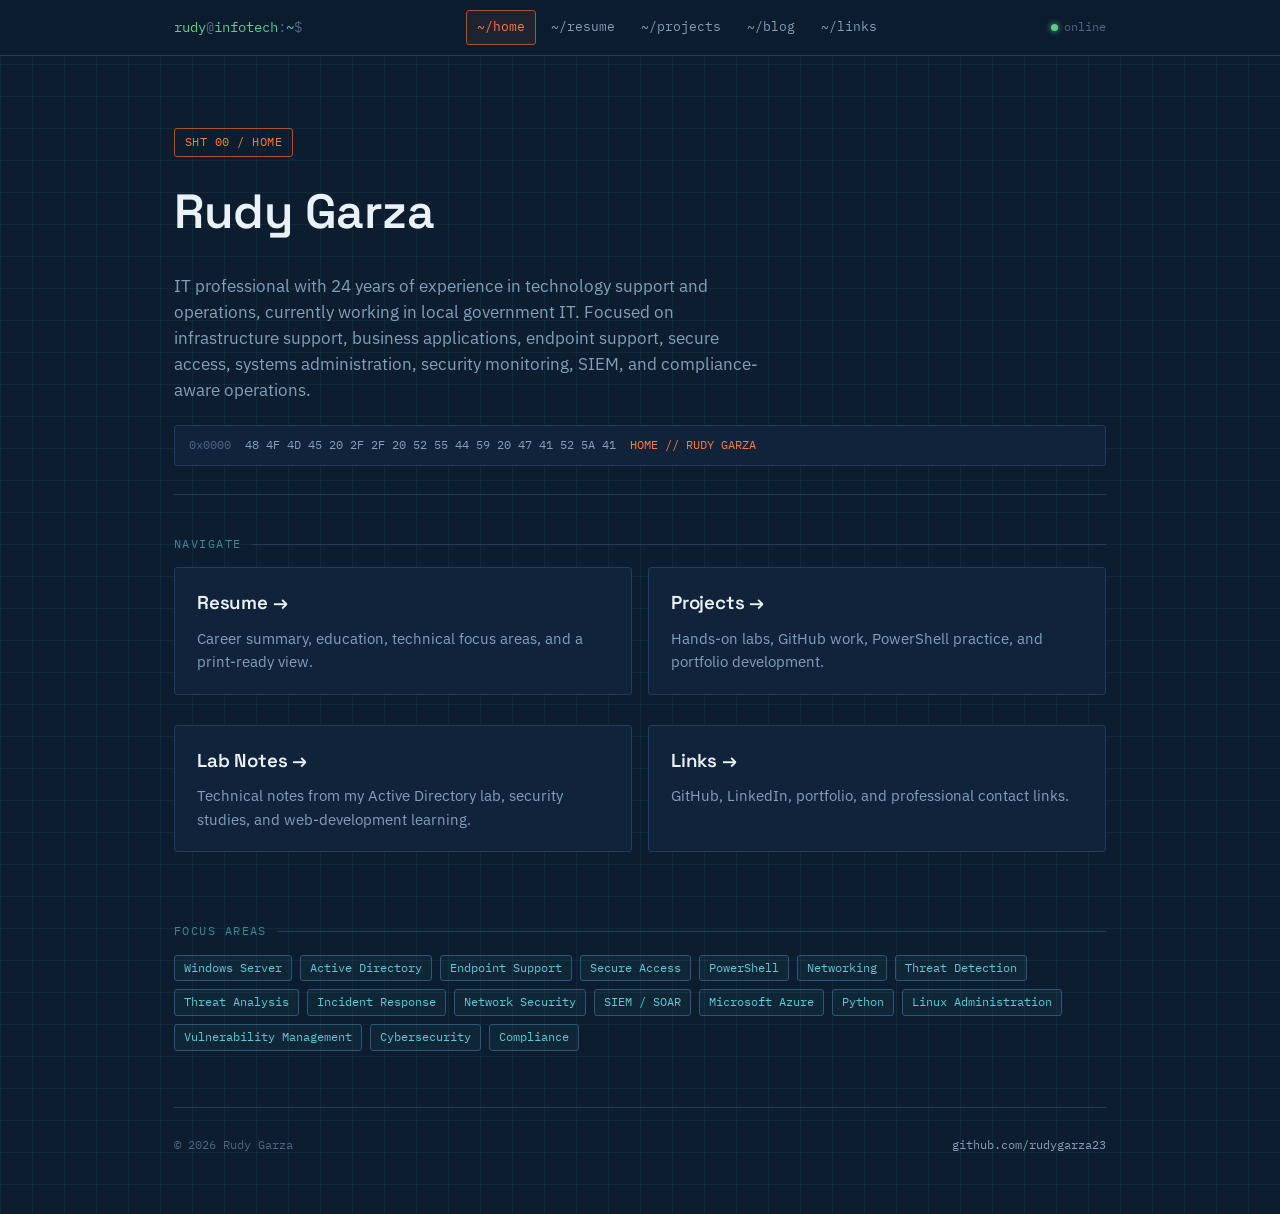
<file: index.html>
<!DOCTYPE html>
<html lang="en">
<head>
<meta charset="UTF-8">
<meta name="viewport" content="width=device-width, initial-scale=1.0">
<title>Rudy Garza | IT Infrastructure, Support &amp; Cybersecurity</title>
<meta name="description" content="Rudy Garza is an IT professional focused on infrastructure support, business applications, systems administration, endpoint support, secure access, security monitoring, SIEM, and IT management.">
<link rel="preconnect" href="https://fonts.googleapis.com">
<link href="https://fonts.googleapis.com/css2?family=Space+Grotesk:wght@500;600;700&family=IBM+Plex+Sans:wght@400;500;600&family=IBM+Plex+Mono:wght@400;500;600&display=swap" rel="stylesheet">
<link rel="stylesheet" href="style.css">
</head>
<body>

<nav class="topnav">
  <div class="wrap">
    <div class="prompt">rudy<span class="sep">@</span>infotech<span class="sep">:</span><span class="path">~</span><span class="sep">$</span></div>
    <button class="navtoggle" aria-expanded="false" aria-label="Toggle navigation">menu</button>
    <div class="navlinks">
      <a href="index.html">~/home</a>
      <a href="resume.html">~/resume</a>
      <a href="projects.html">~/projects</a>
      <a href="blog.html">~/blog</a>
      <a href="links.html">~/links</a>
    </div>
    <div class="navstatus"><span class="dot"></span>online</div>
  </div>
</nav>

<main class="wrap">

  <header class="sheet-header" style="padding-top:72px;">
    <span class="sheet-tag">SHT 00 / HOME</span>
    <h1>Rudy Garza</h1>
    <p class="sheet-sub">IT professional with 24 years of experience in technology support and operations, currently working in local government IT. Focused on infrastructure support, business applications, endpoint support, secure access, systems administration, security monitoring, SIEM, and compliance-aware operations.</p>
    <div class="hexstrip">0x0000  <span class="byte">48 4F 4D 45 20 2F 2F 20 52 55 44 59 20 47 41 52 5A 41</span>  <span class="ascii">HOME // RUDY GARZA</span></div>
  </header>

  <section>
    <div class="section-label">Navigate</div>
    <div class="grid-2">
      <a class="card" href="resume.html" style="display:block; text-decoration:none;">
        <h3 style="color:var(--text);">Resume →</h3>
        <p style="color:var(--text-muted); margin:0; font-size:0.95rem;">Career summary, education, technical focus areas, and a print-ready view.</p>
      </a>
      <a class="card" href="projects.html" style="display:block; text-decoration:none;">
        <h3 style="color:var(--text);">Projects →</h3>
        <p style="color:var(--text-muted); margin:0; font-size:0.95rem;">Hands-on labs, GitHub work, PowerShell practice, and portfolio development.</p>
      </a>
      <a class="card" href="blog.html" style="display:block; text-decoration:none;">
        <h3 style="color:var(--text);">Lab Notes →</h3>
        <p style="color:var(--text-muted); margin:0; font-size:0.95rem;">Technical notes from my Active Directory lab, security studies, and web-development learning.</p>
      </a>
      <a class="card" href="links.html" style="display:block; text-decoration:none;">
        <h3 style="color:var(--text);">Links →</h3>
        <p style="color:var(--text-muted); margin:0; font-size:0.95rem;">GitHub, LinkedIn, portfolio, and professional contact links.</p>
      </a>
    </div>
  </section>

 <section>
  <div class="section-label">Focus Areas</div>

  <div class="tags">
    <span class="tag">Windows Server</span>
    <span class="tag">Active Directory</span>
    <span class="tag">Endpoint Support</span>
    <span class="tag">Secure Access</span>
    <span class="tag">PowerShell</span>
    <span class="tag">Networking</span>

    <span class="tag">Threat Detection</span>
    <span class="tag">Threat Analysis</span>
    <span class="tag">Incident Response</span>
    <span class="tag">Network Security</span>
    <span class="tag">SIEM / SOAR</span>
    <span class="tag">Microsoft Azure</span>

    <span class="tag">Python</span>
    <span class="tag">Linux Administration</span>
    <span class="tag">Vulnerability Management</span>
    <span class="tag">Cybersecurity</span>
    <span class="tag">Compliance</span>
  </div>
</section>

  <footer>
    <div>© 2026 Rudy Garza</div>
    <div><a href="https://github.com/rudygarza23" target="_blank" rel="noopener">github.com/rudygarza23</a></div>
  </footer>

</main>

<script src="main.js"></script>
</body>
</html>
</file>
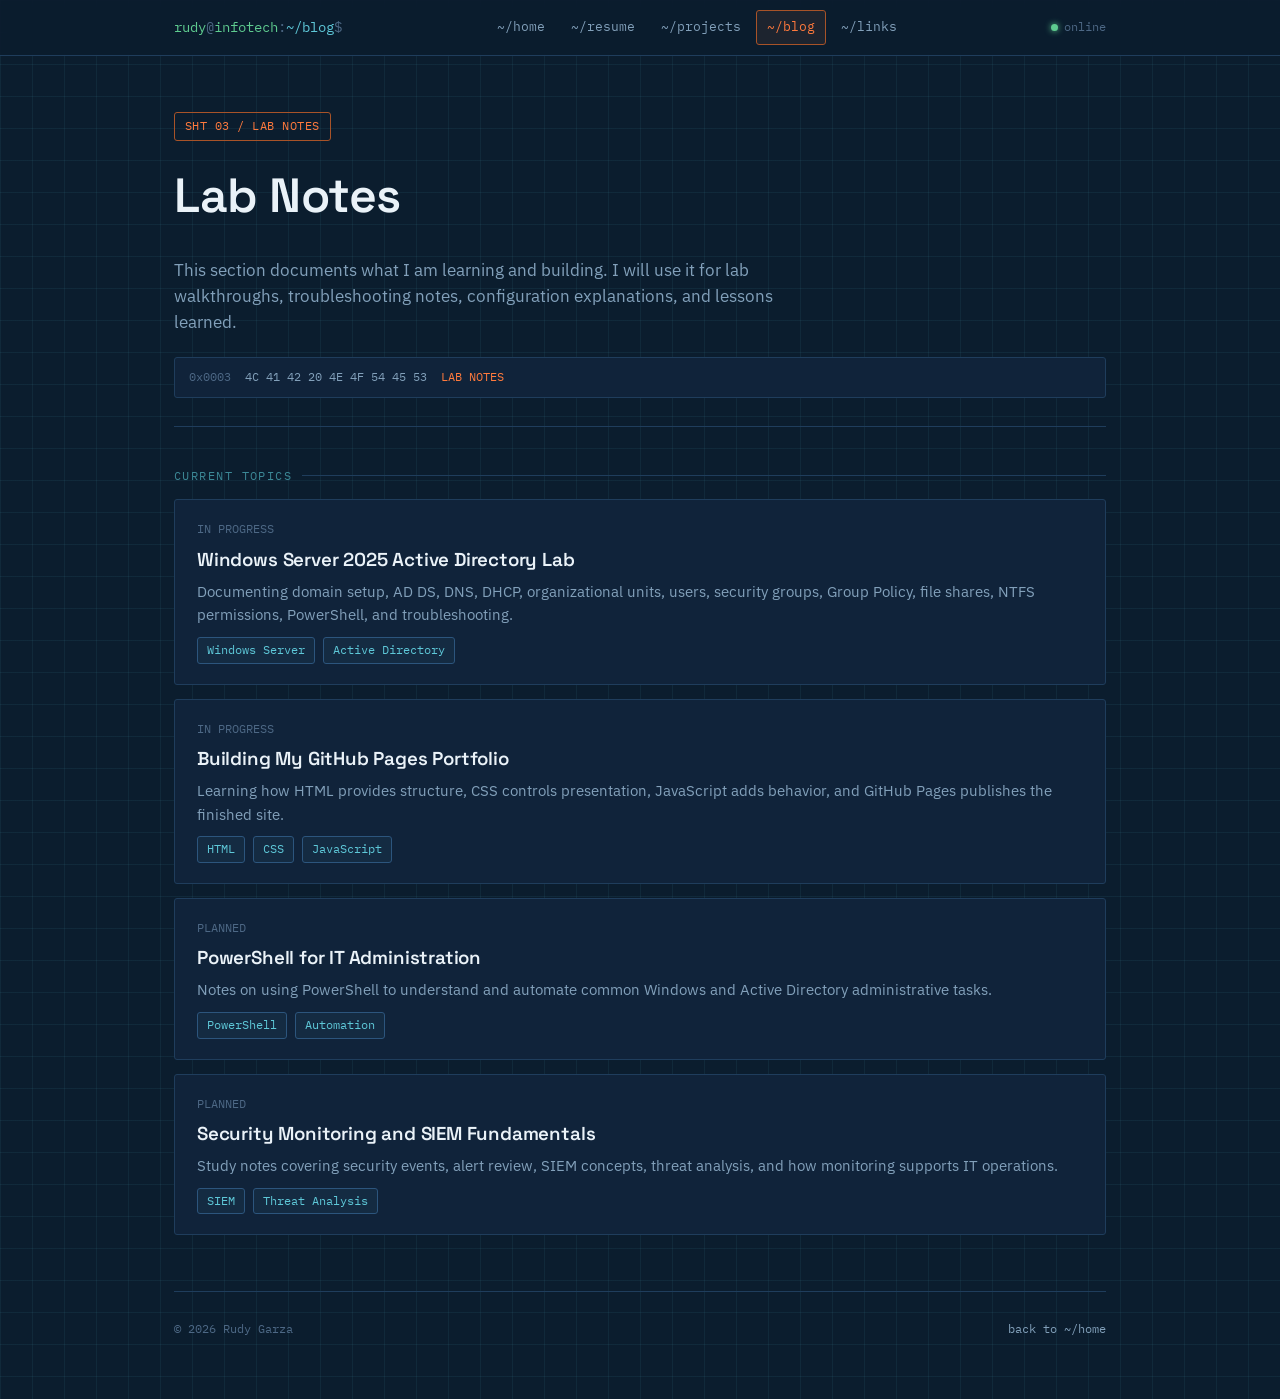
<file: blog.html>
<!DOCTYPE html>
<html lang="en">
<head>
<meta charset="UTF-8">
<meta name="viewport" content="width=device-width, initial-scale=1.0">
<title>Lab Notes | Rudy Garza</title>
<meta name="description" content="IT lab notes and learning documentation by Rudy Garza covering Windows Server, Active Directory, PowerShell, networking, security monitoring, and GitHub Pages.">
<link rel="preconnect" href="https://fonts.googleapis.com">
<link href="https://fonts.googleapis.com/css2?family=Space+Grotesk:wght@500;600;700&family=IBM+Plex+Sans:wght@400;500;600&family=IBM+Plex+Mono:wght@400;500;600&display=swap" rel="stylesheet">
<link rel="stylesheet" href="style.css">
</head>
<body>

<nav class="topnav">
  <div class="wrap">
    <div class="prompt">rudy<span class="sep">@</span>infotech<span class="sep">:</span><span class="path">~/blog</span><span class="sep">$</span></div>
    <button class="navtoggle" aria-expanded="false" aria-label="Toggle navigation">menu</button>
    <div class="navlinks">
      <a href="index.html">~/home</a>
      <a href="resume.html">~/resume</a>
      <a href="projects.html">~/projects</a>
      <a href="blog.html">~/blog</a>
      <a href="links.html">~/links</a>
    </div>
    <div class="navstatus"><span class="dot"></span>online</div>
  </div>
</nav>

<main class="wrap">

  <header class="sheet-header">
    <span class="sheet-tag">SHT 03 / LAB NOTES</span>
    <h1>Lab Notes</h1>
    <p class="sheet-sub">This section documents what I am learning and building. I will use it for lab walkthroughs, troubleshooting notes, configuration explanations, and lessons learned.</p>
    <div class="hexstrip">0x0003  <span class="byte">4C 41 42 20 4E 4F 54 45 53</span>  <span class="ascii">LAB NOTES</span></div>
  </header>

  <section>
    <div class="section-label">Current topics</div>

    <div class="card">
      <div class="mono" style="color:var(--text-faint); font-size:12px; margin-bottom:6px;">IN PROGRESS</div>
      <h3 style="color:var(--text); margin-bottom:6px;">Windows Server 2025 Active Directory Lab</h3>
      <p style="color:var(--text-muted); margin:0 0 10px; font-size:0.95rem;">Documenting domain setup, AD DS, DNS, DHCP, organizational units, users, security groups, Group Policy, file shares, NTFS permissions, PowerShell, and troubleshooting.</p>
      <div class="tags"><span class="tag">Windows Server</span><span class="tag">Active Directory</span></div>
    </div>

    <div class="card">
      <div class="mono" style="color:var(--text-faint); font-size:12px; margin-bottom:6px;">IN PROGRESS</div>
      <h3 style="color:var(--text); margin-bottom:6px;">Building My GitHub Pages Portfolio</h3>
      <p style="color:var(--text-muted); margin:0 0 10px; font-size:0.95rem;">Learning how HTML provides structure, CSS controls presentation, JavaScript adds behavior, and GitHub Pages publishes the finished site.</p>
      <div class="tags"><span class="tag">HTML</span><span class="tag">CSS</span><span class="tag">JavaScript</span></div>
    </div>

    <div class="card">
      <div class="mono" style="color:var(--text-faint); font-size:12px; margin-bottom:6px;">PLANNED</div>
      <h3 style="color:var(--text); margin-bottom:6px;">PowerShell for IT Administration</h3>
      <p style="color:var(--text-muted); margin:0 0 10px; font-size:0.95rem;">Notes on using PowerShell to understand and automate common Windows and Active Directory administrative tasks.</p>
      <div class="tags"><span class="tag">PowerShell</span><span class="tag">Automation</span></div>
    </div>

    <div class="card">
      <div class="mono" style="color:var(--text-faint); font-size:12px; margin-bottom:6px;">PLANNED</div>
      <h3 style="color:var(--text); margin-bottom:6px;">Security Monitoring and SIEM Fundamentals</h3>
      <p style="color:var(--text-muted); margin:0 0 10px; font-size:0.95rem;">Study notes covering security events, alert review, SIEM concepts, threat analysis, and how monitoring supports IT operations.</p>
      <div class="tags"><span class="tag">SIEM</span><span class="tag">Threat Analysis</span></div>
    </div>

  </section>

  <footer>
    <div>© 2026 Rudy Garza</div>
    <div><a href="index.html">back to ~/home</a></div>
  </footer>

</main>

<script src="main.js"></script>
</body>
</html>
</file>
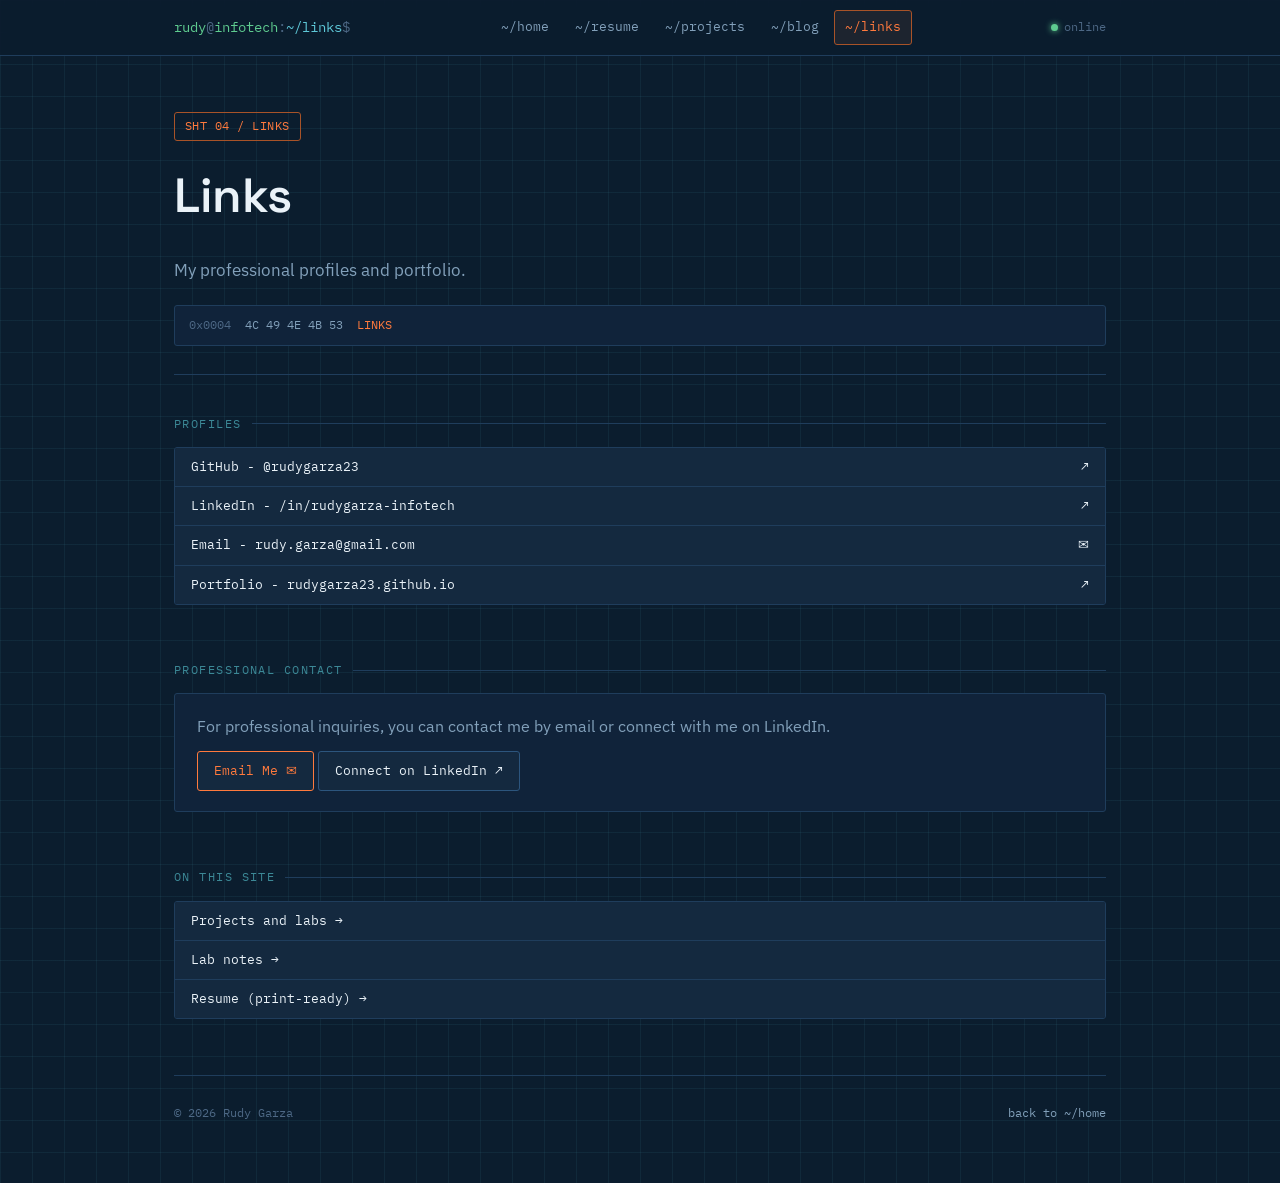
<file: links.html>
<!DOCTYPE html>
<html lang="en">
<head>
<meta charset="UTF-8">
<meta name="viewport" content="width=device-width, initial-scale=1.0">
<title>Links | Rudy Garza</title>
<meta name="description" content="Professional links for Rudy Garza, including GitHub, LinkedIn, and IT portfolio.">
<link rel="preconnect" href="https://fonts.googleapis.com">
<link href="https://fonts.googleapis.com/css2?family=Space+Grotesk:wght@500;600;700&family=IBM+Plex+Sans:wght@400;500;600&family=IBM+Plex+Mono:wght@400;500;600&display=swap" rel="stylesheet">
<link rel="stylesheet" href="style.css">
</head>
<body>

<nav class="topnav">
  <div class="wrap">
    <div class="prompt">rudy<span class="sep">@</span>infotech<span class="sep">:</span><span class="path">~/links</span><span class="sep">$</span></div>
    <button class="navtoggle" aria-expanded="false" aria-label="Toggle navigation">menu</button>
    <div class="navlinks">
      <a href="index.html">~/home</a>
      <a href="resume.html">~/resume</a>
      <a href="projects.html">~/projects</a>
      <a href="blog.html">~/blog</a>
      <a href="links.html">~/links</a>
    </div>
    <div class="navstatus"><span class="dot"></span>online</div>
  </div>
</nav>

<main class="wrap">

  <header class="sheet-header">
    <span class="sheet-tag">SHT 04 / LINKS</span>
    <h1>Links</h1>
    <p class="sheet-sub">My professional profiles and portfolio.</p>
    <div class="hexstrip">0x0004  <span class="byte">4C 49 4E 4B 53</span>  <span class="ascii">LINKS</span></div>
  </header>

  <section>
  <div class="section-label">Profiles</div>

  <div class="card" style="padding:0; overflow:hidden;">

    <a class="btn block"
       style="border:none; border-bottom:1px solid var(--border); border-radius:0;"
       href="https://github.com/rudygarza23"
       target="_blank"
       rel="noopener">
       GitHub - @rudygarza23
       <span>↗</span>
    </a>

    <a class="btn block"
       style="border:none; border-bottom:1px solid var(--border); border-radius:0;"
       href="https://www.linkedin.com/in/rudygarza-infotech/"
       target="_blank"
       rel="noopener">
       LinkedIn - /in/rudygarza-infotech
       <span>↗</span>
    </a>

    <a class="btn block"
       style="border:none; border-bottom:1px solid var(--border); border-radius:0;"
       href="mailto:rudy.garza@gmail.com">
       Email - rudy.garza@gmail.com
       <span>✉</span>
    </a>

    <a class="btn block"
       style="border:none; border-radius:0;"
       href="https://rudygarza23.github.io/"
       target="_blank"
       rel="noopener">
       Portfolio - rudygarza23.github.io
       <span>↗</span>
    </a>

  </div>
</section>

  <section>
  <div class="section-label">Professional Contact</div>

  <div class="card">

    <p style="color:var(--text-muted); margin:0 0 12px;">
      For professional inquiries, you can contact me by email or connect with me on LinkedIn.
    </p>

    <a class="btn primary"
       href="mailto: rudy.garza@gmail.com">
       Email Me ✉
    </a>

    <a class="btn"
       href="https://www.linkedin.com/in/rudygarza-infotech/"
       target="_blank"
       rel="noopener">
       Connect on LinkedIn ↗
    </a>

  </div>
</section>

  <section>
    <div class="section-label">On this site</div>
    <div class="card" style="padding:0; overflow:hidden;">
      <a class="btn block" style="border:none; border-bottom:1px solid var(--border); border-radius:0;" href="projects.html">Projects and labs →</a>
      <a class="btn block" style="border:none; border-bottom:1px solid var(--border); border-radius:0;" href="blog.html">Lab notes →</a>
      <a class="btn block" style="border:none; border-radius:0;" href="resume.html">Resume (print-ready) →</a>
    </div>
  </section>

  <footer>
    <div>© 2026 Rudy Garza</div>
    <div><a href="index.html">back to ~/home</a></div>
  </footer>

</main>

<script src="main.js"></script>
</body>
</html>
</file>
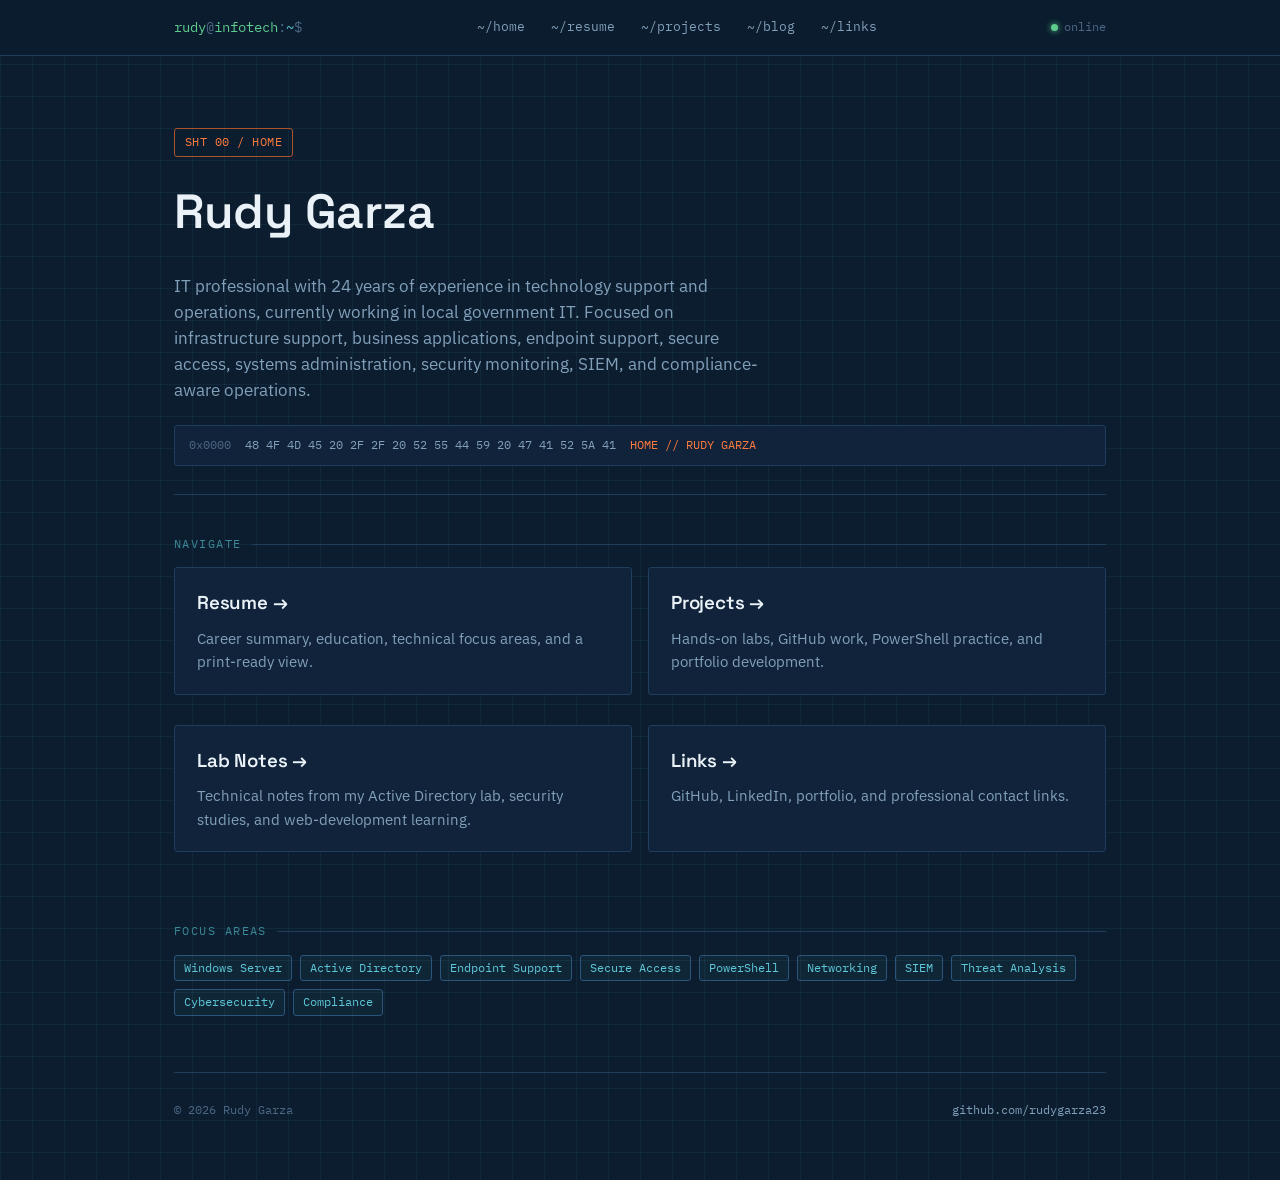
<file: preview.html>
<!DOCTYPE html>
<html lang="en">
<head>
<meta charset="UTF-8">
<meta name="viewport" content="width=device-width, initial-scale=1.0">
<title>Rudy Garza | IT Infrastructure, Support &amp; Cybersecurity</title>
<meta name="description" content="Rudy Garza is an IT professional focused on infrastructure support, business applications, systems administration, endpoint support, secure access, security monitoring, SIEM, and IT management.">
<link rel="preconnect" href="https://fonts.googleapis.com">
<link href="https://fonts.googleapis.com/css2?family=Space+Grotesk:wght@500;600;700&family=IBM+Plex+Sans:wght@400;500;600&family=IBM+Plex+Mono:wght@400;500;600&display=swap" rel="stylesheet">
<style>
/* ==========================================================================
   DESIGN TOKENS
   Concept: technical schematic / network diagram sheet set.
   Each page is a numbered "sheet" in a drawing set (SHT 01, 02...).
   Signature motif: hex-dump strip (offset / bytes / ascii) used as a
   section marker — a real artifact from packet & binary analysis work.
   ========================================================================== */

:root {
  /* color */
  --bg: #0b1d2e;
  --bg-panel: #10233a;
  --bg-panel-raised: #14293f;
  --grid-line: rgba(94, 200, 216, 0.07);
  --grid-line-strong: rgba(94, 200, 216, 0.14);
  --border: #1f3d5c;
  --border-strong: #2c557d;
  --accent: #ff7a3d;
  --accent-dim: #a85328;
  --cyan: #5ec8d8;
  --cyan-dim: #3c8896;
  --text: #eaf2f8;
  --text-muted: #82a0ba;
  --text-faint: #4d6885;
  --ok: #5ecb8f;

  /* type */
  --f-display: "Space Grotesk", "IBM Plex Sans", sans-serif;
  --f-body: "IBM Plex Sans", sans-serif;
  --f-mono: "IBM Plex Mono", monospace;

  /* layout */
  --nav-h: 56px;
  --max-w: 980px;
  --radius: 3px;
}

* { box-sizing: border-box; }

html {
  scroll-behavior: smooth;
}

@media (prefers-reduced-motion: reduce) {
  html { scroll-behavior: auto; }
  * { animation-duration: 0.001ms !important; animation-iteration-count: 1 !important; transition-duration: 0.001ms !important; }
}

body {
  margin: 0;
  background:
    linear-gradient(var(--grid-line) 1px, transparent 1px) 0 0 / 100% 32px,
    linear-gradient(90deg, var(--grid-line) 1px, transparent 1px) 0 0 / 32px 100%,
    var(--bg);
  color: var(--text);
  font-family: var(--f-body);
  font-size: 16px;
  line-height: 1.55;
  min-height: 100vh;
  padding-top: var(--nav-h);
}

h1, h2, h3, h4 {
  font-family: var(--f-display);
  font-weight: 600;
  margin: 0 0 0.5em;
  letter-spacing: -0.01em;
}

a { color: var(--cyan); text-decoration: none; }
a:hover { text-decoration: underline; }

:focus-visible {
  outline: 2px solid var(--accent);
  outline-offset: 2px;
}

code, .mono { font-family: var(--f-mono); }

.wrap {
  max-width: var(--max-w);
  margin: 0 auto;
  padding: 0 24px;
}

/* ==========================================================================
   NAV - styled like a shell status line
   ========================================================================== */

.topnav {
  position: fixed;
  top: 0; left: 0; right: 0;
  height: var(--nav-h);
  z-index: 100;
  background: rgba(11, 29, 46, 0.92);
  backdrop-filter: blur(6px);
  border-bottom: 1px solid var(--border);
  display: flex;
  align-items: center;
}

.topnav .wrap {
  max-width: var(--max-w);
  width: 100%;
  display: flex;
  align-items: center;
  justify-content: space-between;
  gap: 16px;
}

.topnav .prompt {
  font-family: var(--f-mono);
  font-size: 14px;
  color: var(--ok);
  white-space: nowrap;
}
.topnav .prompt .sep { color: var(--text-faint); }
.topnav .prompt .path { color: var(--cyan); }

.navlinks {
  display: flex;
  gap: 4px;
  font-family: var(--f-mono);
  font-size: 13px;
}

.navlinks a {
  color: var(--text-muted);
  padding: 6px 10px;
  border-radius: var(--radius);
  border: 1px solid transparent;
}

.navlinks a:hover {
  color: var(--text);
  border-color: var(--border-strong);
  text-decoration: none;
}

.navlinks a.active {
  color: var(--accent);
  border-color: var(--accent-dim);
  background: rgba(255, 122, 61, 0.08);
}

.navstatus {
  display: flex;
  align-items: center;
  gap: 6px;
  font-family: var(--f-mono);
  font-size: 12px;
  color: var(--text-faint);
}

.dot {
  width: 7px; height: 7px;
  border-radius: 50%;
  background: var(--ok);
  box-shadow: 0 0 6px var(--ok);
  flex: none;
}

.navtoggle {
  display: none;
  background: none;
  border: 1px solid var(--border-strong);
  color: var(--text);
  font-family: var(--f-mono);
  padding: 6px 10px;
  border-radius: var(--radius);
  cursor: pointer;
}

@media (max-width: 720px) {
  .navlinks { position: fixed; top: var(--nav-h); left: 0; right: 0; background: var(--bg-panel); border-bottom: 1px solid var(--border); flex-direction: column; padding: 8px; display: none; }
  .navlinks.open { display: flex; }
  .navlinks a { padding: 10px 12px; }
  .navstatus { display: none; }
  .navtoggle { display: block; }
}

/* ==========================================================================
   SHEET HEADER - every page opens with a "drawing sheet" header
   ========================================================================== */

.sheet-header {
  padding: 56px 0 28px;
  border-bottom: 1px solid var(--border);
  margin-bottom: 40px;
}

.sheet-tag {
  display: inline-flex;
  align-items: center;
  gap: 8px;
  font-family: var(--f-mono);
  font-size: 12px;
  color: var(--accent);
  border: 1px solid var(--accent-dim);
  padding: 4px 10px;
  border-radius: var(--radius);
  margin-bottom: 18px;
  letter-spacing: 0.04em;
}

.sheet-header h1 {
  font-size: clamp(2rem, 5vw, 3rem);
  color: var(--text);
}

.sheet-sub {
  color: var(--text-muted);
  max-width: 60ch;
  font-size: 1.05rem;
}

/* Hex-dump strip - the signature element */
.hexstrip {
  font-family: var(--f-mono);
  font-size: 12px;
  color: var(--text-faint);
  margin-top: 22px;
  padding: 10px 14px;
  background: var(--bg-panel);
  border: 1px solid var(--border);
  border-radius: var(--radius);
  overflow-x: auto;
  white-space: pre;
}
.hexstrip .off { color: var(--cyan-dim); }
.hexstrip .byte { color: var(--text-muted); }
.hexstrip .ascii { color: var(--accent); }

/* ==========================================================================
   SECTIONS / CARDS
   ========================================================================== */

section { margin-bottom: 56px; }

.section-label {
  font-family: var(--f-mono);
  font-size: 12px;
  color: var(--cyan-dim);
  text-transform: uppercase;
  letter-spacing: 0.12em;
  margin-bottom: 14px;
  display: flex;
  align-items: center;
  gap: 10px;
}
.section-label::after {
  content: "";
  flex: 1;
  height: 1px;
  background: var(--border);
}

.card {
  background: var(--bg-panel);
  border: 1px solid var(--border);
  border-radius: var(--radius);
  padding: 20px 22px;
  margin-bottom: 14px;
}

.card:hover { border-color: var(--border-strong); }

.grid-2 { display: grid; grid-template-columns: 1fr 1fr; gap: 16px; }
.grid-3 { display: grid; grid-template-columns: repeat(3, 1fr); gap: 16px; }
@media (max-width: 720px) { .grid-2, .grid-3 { grid-template-columns: 1fr; } }

/* tag chips */
.tags { display: flex; flex-wrap: wrap; gap: 8px; }
.tag {
  font-family: var(--f-mono);
  font-size: 12px;
  color: var(--cyan);
  border: 1px solid var(--border-strong);
  padding: 3px 9px;
  border-radius: var(--radius);
  background: rgba(94, 200, 216, 0.05);
}

/* buttons */
.btn {
  display: inline-flex;
  align-items: center;
  gap: 8px;
  font-family: var(--f-mono);
  font-size: 13px;
  color: var(--text);
  border: 1px solid var(--border-strong);
  padding: 9px 16px;
  border-radius: var(--radius);
  background: var(--bg-panel-raised);
  cursor: pointer;
  transition: border-color 0.15s ease, transform 0.15s ease;
}
.btn:hover { border-color: var(--accent); text-decoration: none; transform: translateY(-1px); }
.btn.primary { border-color: var(--accent); color: var(--accent); }
.btn.primary:hover { background: rgba(255, 122, 61, 0.1); }
.btn.block { width: 100%; justify-content: space-between; }

/* timeline (resume experience) */
.tl-item {
  display: grid;
  grid-template-columns: 120px 1fr;
  gap: 20px;
  padding: 18px 0;
  border-top: 1px solid var(--border);
}
.tl-item:first-child { border-top: none; }
.tl-date {
  font-family: var(--f-mono);
  font-size: 12px;
  color: var(--text-faint);
  padding-top: 4px;
}
.tl-role { font-weight: 600; color: var(--text); margin-bottom: 2px; }
.tl-org { color: var(--cyan); font-size: 0.9rem; margin-bottom: 8px; }
.tl-body { color: var(--text-muted); font-size: 0.95rem; }
.tl-body li { margin-bottom: 4px; }
@media (max-width: 600px) { .tl-item { grid-template-columns: 1fr; gap: 6px; } }

/* footer */
footer {
  border-top: 1px solid var(--border);
  padding: 28px 0 60px;
  color: var(--text-faint);
  font-family: var(--f-mono);
  font-size: 12px;
  display: flex;
  justify-content: space-between;
  flex-wrap: wrap;
  gap: 10px;
}
footer a { color: var(--text-muted); }

/* print (resume) */
@media print {
  .topnav, footer, .no-print { display: none !important; }
  body { padding-top: 0; background: #fff; color: #111; }
  .card, .hexstrip { border-color: #ccc; background: #fff; }
  a { color: #111; text-decoration: underline; }
}

</style>
</head>
<body>

<nav class="topnav">
  <div class="wrap">
    <div class="prompt">rudy<span class="sep">@</span>infotech<span class="sep">:</span><span class="path">~</span><span class="sep">$</span></div>
    <button class="navtoggle" aria-expanded="false" aria-label="Toggle navigation">menu</button>
    <div class="navlinks">
      <a href="index.html">~/home</a>
      <a href="resume.html">~/resume</a>
      <a href="projects.html">~/projects</a>
      <a href="blog.html">~/blog</a>
      <a href="links.html">~/links</a>
    </div>
    <div class="navstatus"><span class="dot"></span>online</div>
  </div>
</nav>

<main class="wrap">

  <header class="sheet-header" style="padding-top:72px;">
    <span class="sheet-tag">SHT 00 / HOME</span>
    <h1>Rudy Garza</h1>
    <p class="sheet-sub">IT professional with 24 years of experience in technology support and operations, currently working in local government IT. Focused on infrastructure support, business applications, endpoint support, secure access, systems administration, security monitoring, SIEM, and compliance-aware operations.</p>
    <div class="hexstrip">0x0000  <span class="byte">48 4F 4D 45 20 2F 2F 20 52 55 44 59 20 47 41 52 5A 41</span>  <span class="ascii">HOME // RUDY GARZA</span></div>
  </header>

  <section>
    <div class="section-label">Navigate</div>
    <div class="grid-2">
      <a class="card" href="resume.html" style="display:block; text-decoration:none;">
        <h3 style="color:var(--text);">Resume →</h3>
        <p style="color:var(--text-muted); margin:0; font-size:0.95rem;">Career summary, education, technical focus areas, and a print-ready view.</p>
      </a>
      <a class="card" href="projects.html" style="display:block; text-decoration:none;">
        <h3 style="color:var(--text);">Projects →</h3>
        <p style="color:var(--text-muted); margin:0; font-size:0.95rem;">Hands-on labs, GitHub work, PowerShell practice, and portfolio development.</p>
      </a>
      <a class="card" href="blog.html" style="display:block; text-decoration:none;">
        <h3 style="color:var(--text);">Lab Notes →</h3>
        <p style="color:var(--text-muted); margin:0; font-size:0.95rem;">Technical notes from my Active Directory lab, security studies, and web-development learning.</p>
      </a>
      <a class="card" href="links.html" style="display:block; text-decoration:none;">
        <h3 style="color:var(--text);">Links →</h3>
        <p style="color:var(--text-muted); margin:0; font-size:0.95rem;">GitHub, LinkedIn, portfolio, and professional contact links.</p>
      </a>
    </div>
  </section>

  <section>
    <div class="section-label">Focus areas</div>
    <div class="tags">
      <span class="tag">Windows Server</span>
      <span class="tag">Active Directory</span>
      <span class="tag">Endpoint Support</span>
      <span class="tag">Secure Access</span>
      <span class="tag">PowerShell</span>
      <span class="tag">Networking</span>
      <span class="tag">SIEM</span>
      <span class="tag">Threat Analysis</span>
      <span class="tag">Cybersecurity</span>
      <span class="tag">Compliance</span>
    </div>
  </section>

  <footer>
    <div>© 2026 Rudy Garza</div>
    <div><a href="https://github.com/rudygarza23" target="_blank" rel="noopener">github.com/rudygarza23</a></div>
  </footer>

</main>

<script>
// Shared behavior across all pages.

document.addEventListener("DOMContentLoaded", () => {
  // Mobile nav toggle
  const toggle = document.querySelector(".navtoggle");
  const links = document.querySelector(".navlinks");
  if (toggle && links) {
    toggle.addEventListener("click", () => {
      const open = links.classList.toggle("open");
      toggle.setAttribute("aria-expanded", open ? "true" : "false");
    });
    links.querySelectorAll("a").forEach((a) =>
      a.addEventListener("click", () => links.classList.remove("open"))
    );
  }

  // Highlight the current page in nav
  const here = location.pathname.split("/").pop() || "index.html";
  document.querySelectorAll(".navlinks a").forEach((a) => {
    const target = a.getAttribute("href");
    if (target === here || (here === "" && target === "index.html")) {
      a.classList.add("active");
    }
  });

  // Print button (used on resume.html)
  document.querySelectorAll("[data-print]").forEach((btn) => {
    btn.addEventListener("click", () => window.print());
  });

  // Copy-to-clipboard buttons (used on links.html)
  document.querySelectorAll("[data-copy]").forEach((btn) => {
    btn.addEventListener("click", async () => {
      const val = btn.getAttribute("data-copy");
      try {
        await navigator.clipboard.writeText(val);
        const label = btn.querySelector(".copy-label");
        if (label) {
          const original = label.textContent;
          label.textContent = "copied";
          setTimeout(() => (label.textContent = original), 1400);
        }
      } catch (e) {
        /* clipboard unavailable - fail silently */
      }
    });
  });
});

</script>
</body>
</html>
</file>
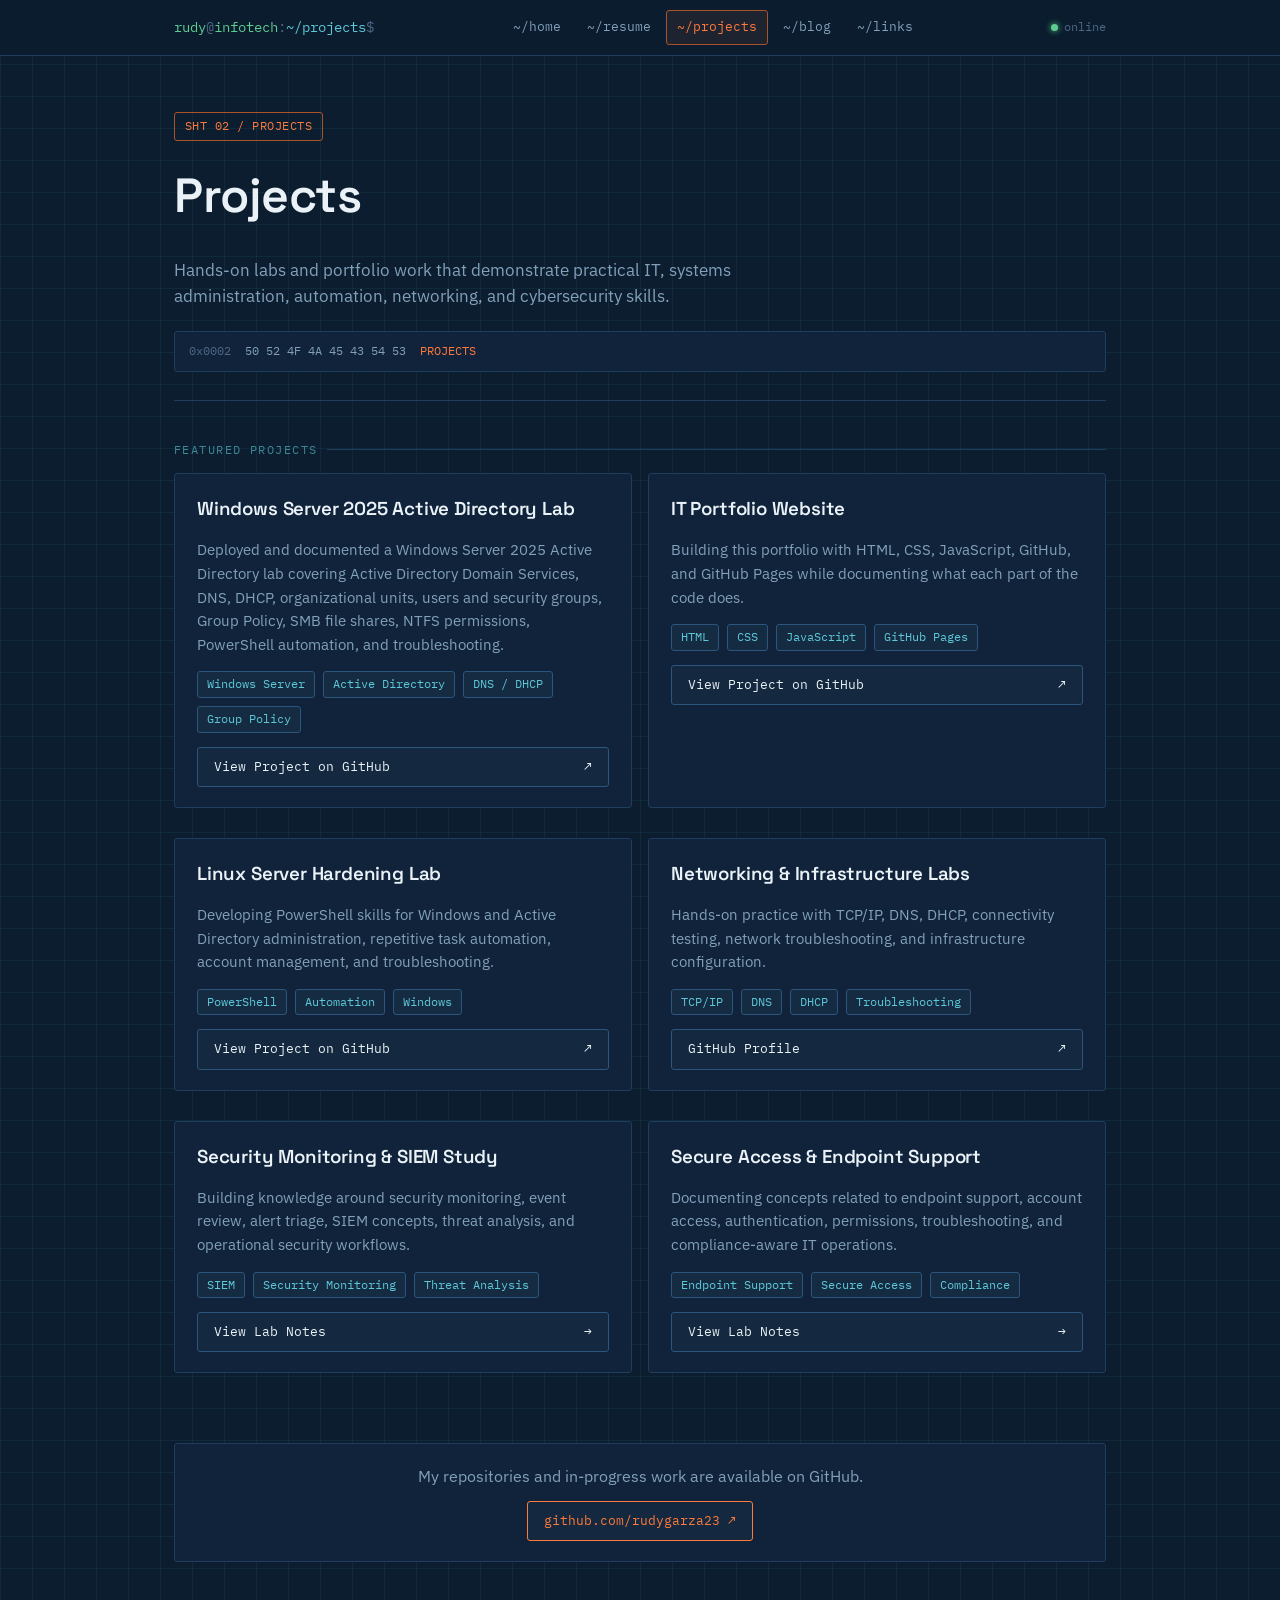
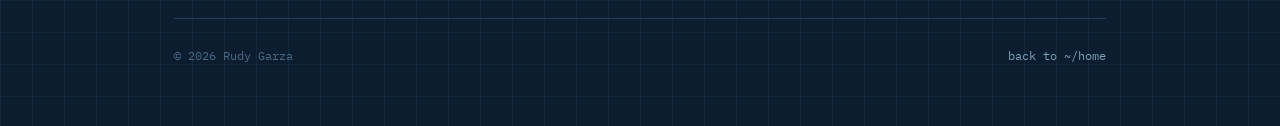
<file: projects.html>
<!DOCTYPE html>
<html lang="en">
<head>
<meta charset="UTF-8">
<meta name="viewport" content="width=device-width, initial-scale=1.0">
<title>Projects | Rudy Garza</title>
<meta name="description" content="IT, Windows Server, Active Directory, PowerShell, networking, cybersecurity, and portfolio projects by Rudy Garza.">
<link rel="preconnect" href="https://fonts.googleapis.com">
<link href="https://fonts.googleapis.com/css2?family=Space+Grotesk:wght@500;600;700&family=IBM+Plex+Sans:wght@400;500;600&family=IBM+Plex+Mono:wght@400;500;600&display=swap" rel="stylesheet">
<link rel="stylesheet" href="style.css">
</head>
<body>

<nav class="topnav">
  <div class="wrap">
    <div class="prompt">rudy<span class="sep">@</span>infotech<span class="sep">:</span><span class="path">~/projects</span><span class="sep">$</span></div>
    <button class="navtoggle" aria-expanded="false" aria-label="Toggle navigation">menu</button>
    <div class="navlinks">
      <a href="index.html">~/home</a>
      <a href="resume.html">~/resume</a>
      <a href="projects.html">~/projects</a>
      <a href="blog.html">~/blog</a>
      <a href="links.html">~/links</a>
    </div>
    <div class="navstatus"><span class="dot"></span>online</div>
  </div>
</nav>

<main class="wrap">

  <header class="sheet-header">
    <span class="sheet-tag">SHT 02 / PROJECTS</span>
    <h1>Projects</h1>
    <p class="sheet-sub">Hands-on labs and portfolio work that demonstrate practical IT, systems administration, automation, networking, and cybersecurity skills.</p>
    <div class="hexstrip">0x0002  <span class="byte">50 52 4F 4A 45 43 54 53</span>  <span class="ascii">PROJECTS</span></div>
  </header>

  <section>
    <div class="section-label">FEATURED PROJECTS</div>

    <div class="grid-2">

      <div class="card">
        <h3 style="color:var(--text);">Windows Server 2025 Active Directory Lab</h3>
        <p style="color:var(--text-muted); font-size:0.95rem;">Deployed and documented a Windows Server 2025 Active Directory lab covering Active Directory Domain Services, DNS, DHCP, organizational units, users and security groups, Group Policy, SMB file shares, NTFS permissions, PowerShell automation, and troubleshooting.</p>
        <div class="tags" style="margin-bottom:14px;">
          <span class="tag">Windows Server</span>
          <span class="tag">Active Directory</span>
          <span class="tag">DNS / DHCP</span>
          <span class="tag">Group Policy</span>
        </div>
        <a class="btn block" href="https://github.com/rudygarza23/windows-server-2025-active-directory-lab" target="_blank" rel="noopener">View Project on GitHub <span>↗</span></a>
      </div>

      <div class="card">
        <h3 style="color:var(--text);">IT Portfolio Website</h3>
        <p style="color:var(--text-muted); font-size:0.95rem;">Building this portfolio with HTML, CSS, JavaScript, GitHub, and GitHub Pages while documenting what each part of the code does.</p>
        <div class="tags" style="margin-bottom:14px;">
          <span class="tag">HTML</span>
          <span class="tag">CSS</span>
          <span class="tag">JavaScript</span>
          <span class="tag">GitHub Pages</span>
        </div>
        <a class="btn block" href="https://github.com/rudygarza23/rudygarza23.github.io"_blank" rel="noopener">View Project on GitHub <span>↗</span></a>
      </div>

      <div class="card">
        <h3 style="color:var(--text);">Linux Server Hardening Lab</h3>
        <p style="color:var(--text-muted); font-size:0.95rem;">Developing PowerShell skills for Windows and Active Directory administration, repetitive task automation, account management, and troubleshooting.</p>
        <div class="tags" style="margin-bottom:14px;">
          <span class="tag">PowerShell</span>
          <span class="tag">Automation</span>
          <span class="tag">Windows</span>
        </div>
        <a class="btn block" href="https://github.com/rudygarza23/linux-server-hardening-lab" target="_blank" rel="noopener">View Project on GitHub <span>↗</span></a>
      </div>

      <div class="card">
        <h3 style="color:var(--text);">Networking &amp; Infrastructure Labs</h3>
        <p style="color:var(--text-muted); font-size:0.95rem;">Hands-on practice with TCP/IP, DNS, DHCP, connectivity testing, network troubleshooting, and infrastructure configuration.</p>
        <div class="tags" style="margin-bottom:14px;">
          <span class="tag">TCP/IP</span>
          <span class="tag">DNS</span>
          <span class="tag">DHCP</span>
          <span class="tag">Troubleshooting</span>
        </div>
        <a class="btn block" href="https://github.com/rudygarza23" target="_blank" rel="noopener">GitHub Profile <span>↗</span></a>
      </div>

      <div class="card">
        <h3 style="color:var(--text);">Security Monitoring &amp; SIEM Study</h3>
        <p style="color:var(--text-muted); font-size:0.95rem;">Building knowledge around security monitoring, event review, alert triage, SIEM concepts, threat analysis, and operational security workflows.</p>
        <div class="tags" style="margin-bottom:14px;">
          <span class="tag">SIEM</span>
          <span class="tag">Security Monitoring</span>
          <span class="tag">Threat Analysis</span>
        </div>
        <a class="btn block" href="blog.html">View Lab Notes <span>→</span></a>
      </div>

      <div class="card">
        <h3 style="color:var(--text);">Secure Access &amp; Endpoint Support</h3>
        <p style="color:var(--text-muted); font-size:0.95rem;">Documenting concepts related to endpoint support, account access, authentication, permissions, troubleshooting, and compliance-aware IT operations.</p>
        <div class="tags" style="margin-bottom:14px;">
          <span class="tag">Endpoint Support</span>
          <span class="tag">Secure Access</span>
          <span class="tag">Compliance</span>
        </div>
        <a class="btn block" href="blog.html">View Lab Notes <span>→</span></a>
      </div>

    </div>
  </section>

  <section>
    <div class="card" style="text-align:center;">
      <p style="color:var(--text-muted); margin:0 0 12px;">My repositories and in-progress work are available on GitHub.</p>
      <a class="btn primary" href="https://github.com/rudygarza23" target="_blank" rel="noopener">github.com/rudygarza23 ↗</a>
    </div>
  </section>

  <footer>
    <div>© 2026 Rudy Garza</div>
    <div><a href="index.html">back to ~/home</a></div>
  </footer>

</main>

<script src="main.js"></script>
</body>
</html>
</file>
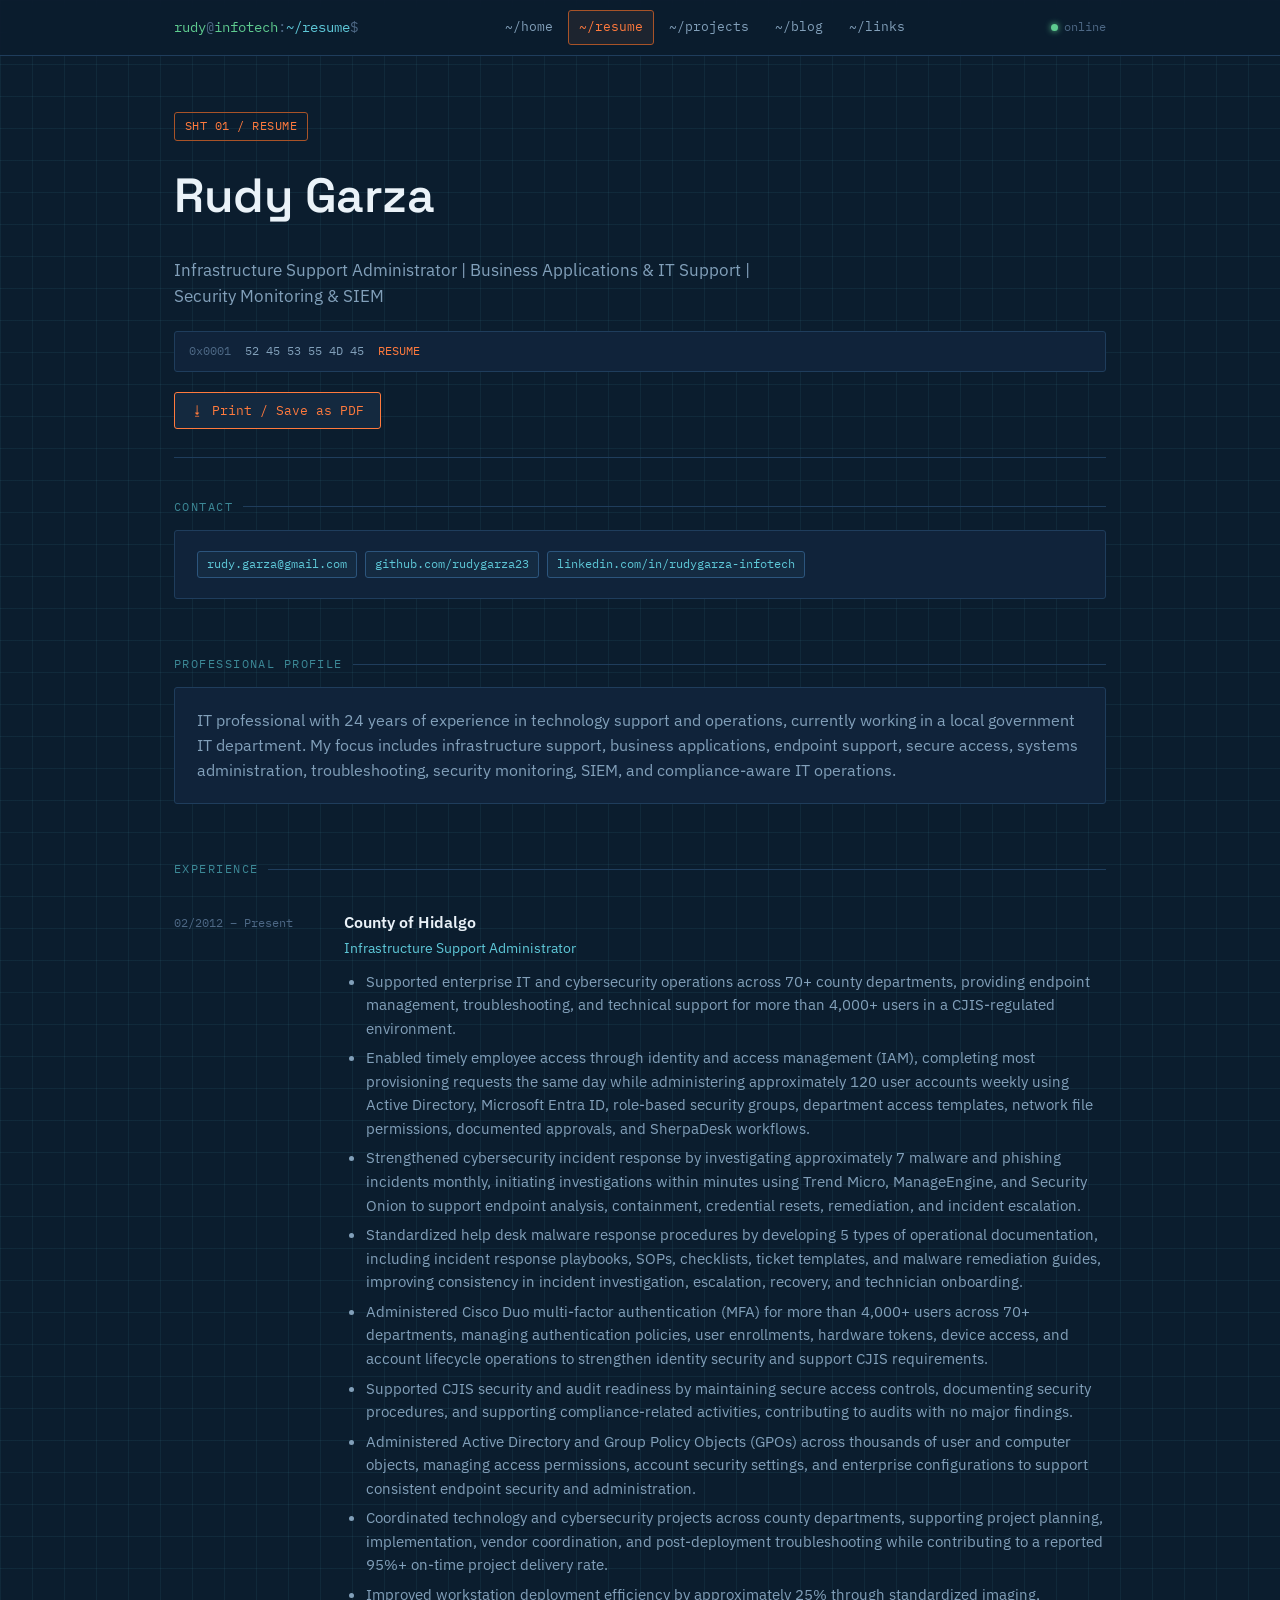
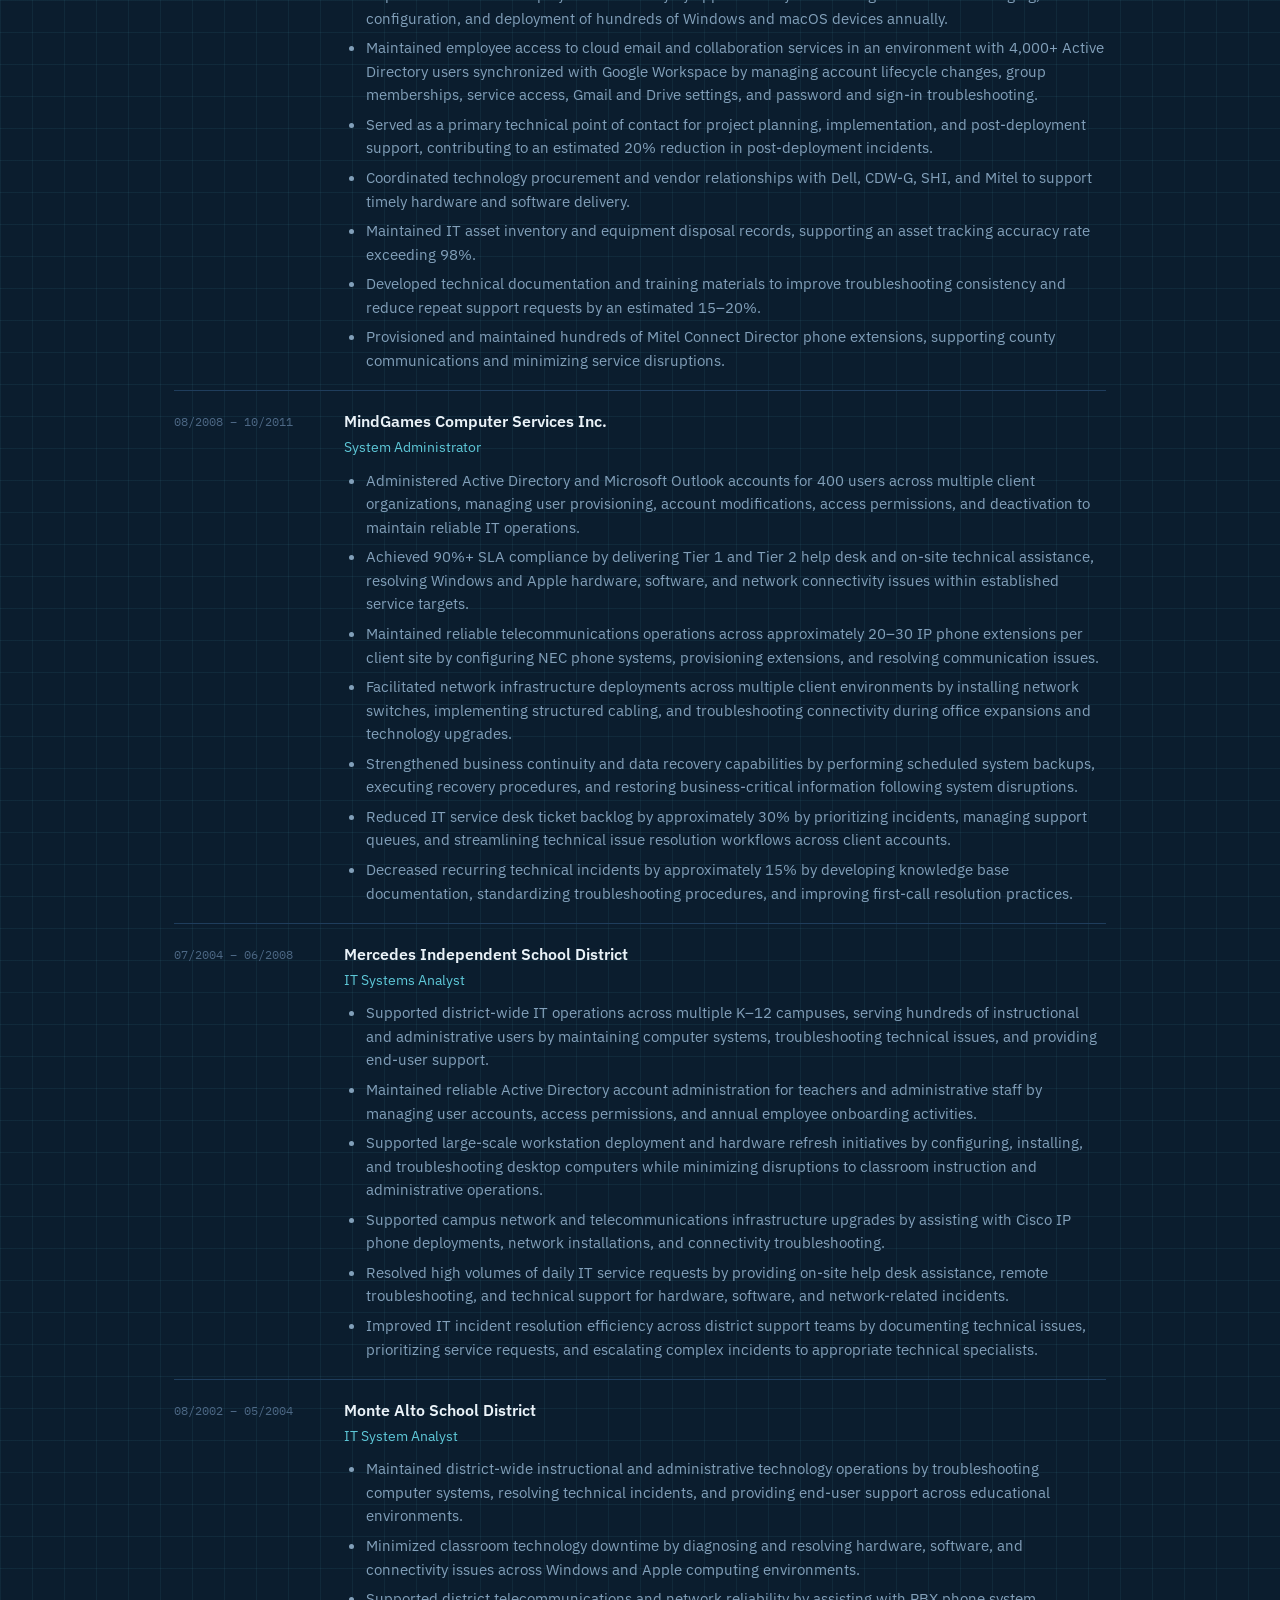
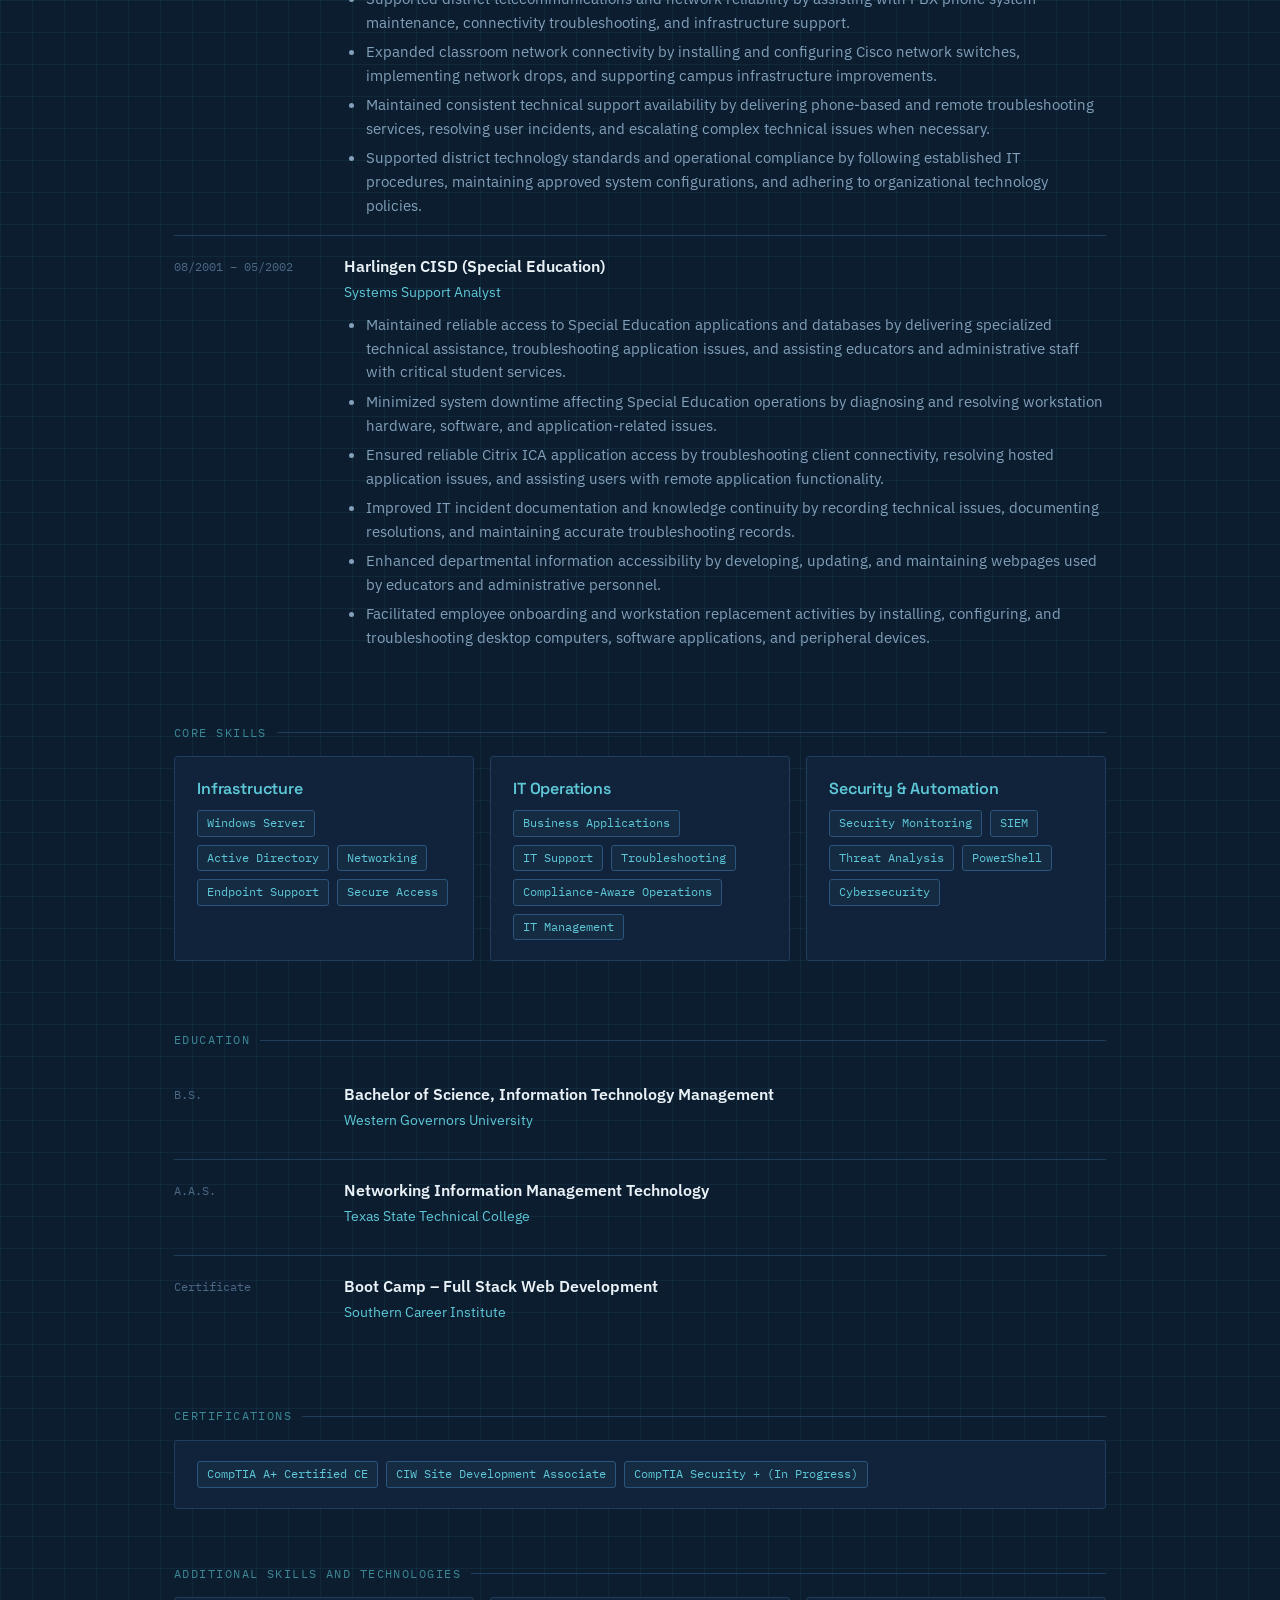
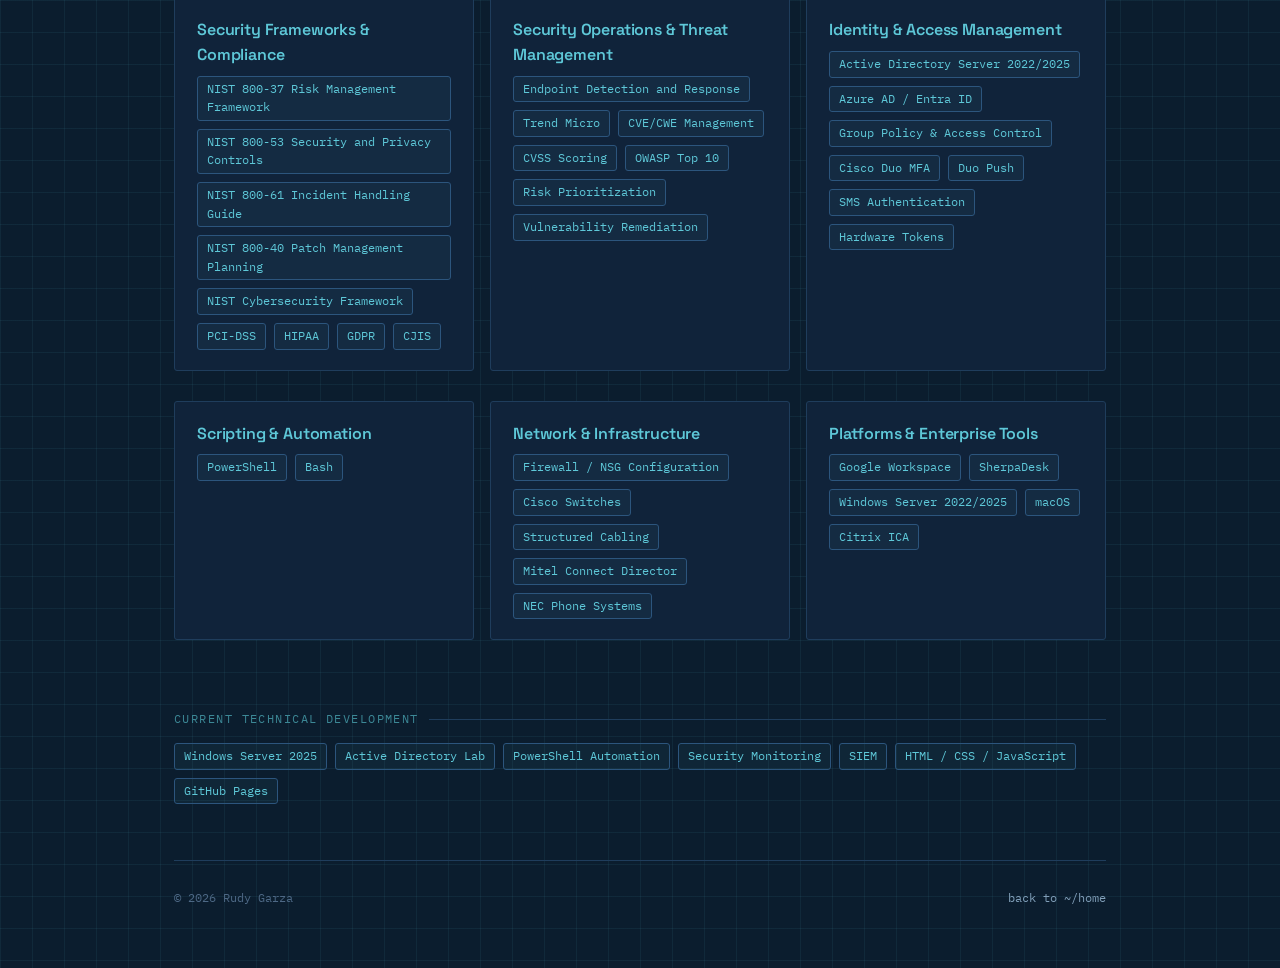
<file: resume.html>
<!DOCTYPE html>
<html lang="en">
<head>
<meta charset="UTF-8">
<meta name="viewport" content="width=device-width, initial-scale=1.0">
<title>Resume | Rudy Garza</title>
<meta name="description" content="Professional profile for Rudy Garza, an IT professional focused on infrastructure support, business applications, IT support, security monitoring, and IT management.">
<link rel="preconnect" href="https://fonts.googleapis.com">
<link href="https://fonts.googleapis.com/css2?family=Space+Grotesk:wght@500;600;700&family=IBM+Plex+Sans:wght@400;500;600&family=IBM+Plex+Mono:wght@400;500;600&display=swap" rel="stylesheet">
<link rel="stylesheet" href="style.css">
</head>
<body>

<nav class="topnav">
  <div class="wrap">
    <div class="prompt">rudy<span class="sep">@</span>infotech<span class="sep">:</span><span class="path">~/resume</span><span class="sep">$</span></div>
    <button class="navtoggle" aria-expanded="false" aria-label="Toggle navigation">menu</button>
    <div class="navlinks">
      <a href="index.html">~/home</a>
      <a href="resume.html">~/resume</a>
      <a href="projects.html">~/projects</a>
      <a href="blog.html">~/blog</a>
      <a href="links.html">~/links</a>
    </div>
    <div class="navstatus"><span class="dot"></span>online</div>
  </div>
</nav>

<main class="wrap">

  <header class="sheet-header">
    <span class="sheet-tag">SHT 01 / RESUME</span>
    <h1>Rudy Garza</h1>
    <p class="sheet-sub">Infrastructure Support Administrator | Business Applications &amp; IT Support | Security Monitoring &amp; SIEM</p>
    <div class="hexstrip">0x0001  <span class="byte">52 45 53 55 4D 45</span>  <span class="ascii">RESUME</span></div>
    <div class="no-print" style="margin-top:20px;">
      <button class="btn primary" data-print>⭳ Print / Save as PDF</button>
    </div>
  </header>

 <section>
  <div class="section-label">Contact</div>

  <div class="card">
    <div class="tags">

      <a class="tag"
         href="mailto:rudy.garza@gmail.com">
        rudy.garza@gmail.com
      </a>

      <a class="tag"
         href="https://github.com/rudygarza23"
         target="_blank"
         rel="noopener">
        github.com/rudygarza23
      </a>

      <a class="tag"
         href="https://www.linkedin.com/in/rudygarza-infotech/"
         target="_blank"
         rel="noopener">
        linkedin.com/in/rudygarza-infotech
      </a>


    </div>
  </div>
</section>

  <section>
    <div class="section-label">Professional profile</div>
    <div class="card">
      <p style="color:var(--text-muted); margin:0;">IT professional with 24 years of experience in technology support and operations, currently working in a local government IT department. My focus includes infrastructure support, business applications, endpoint support, secure access, systems administration, troubleshooting, security monitoring, SIEM, and compliance-aware IT operations.</p>
    </div>
  </section>

  <section>
    <div class="section-label">Experience</div>

    <div class="tl-item">
      <div class="tl-date">02/2012 – Present</div>
      <div>
        <div class="tl-role">County of Hidalgo</div>
        <div class="tl-org">Infrastructure Support Administrator</div>
        <ul class="tl-body">
          <li>Supported enterprise IT and cybersecurity operations across 70+ county departments, providing endpoint management, troubleshooting, and technical support for more than 4,000+ users in a CJIS-regulated environment.</li>
          <li>Enabled timely employee access through identity and access management (IAM), completing most provisioning requests the same day while administering approximately 120 user accounts weekly using Active Directory, Microsoft Entra ID, role-based security groups, department access templates, network file permissions, documented approvals, and SherpaDesk workflows.</li>
          <li>Strengthened cybersecurity incident response by investigating approximately 7 malware and phishing incidents monthly, initiating investigations within minutes using Trend Micro, ManageEngine, and Security Onion to support endpoint analysis, containment, credential resets, remediation, and incident escalation.</li>
          <li>Standardized help desk malware response procedures by developing 5 types of operational documentation, including incident response playbooks, SOPs, checklists, ticket templates, and malware remediation guides, improving consistency in incident investigation, escalation, recovery, and technician onboarding.</li>
          <li>Administered Cisco Duo multi-factor authentication (MFA) for more than 4,000+ users across 70+ departments, managing authentication policies, user enrollments, hardware tokens, device access, and account lifecycle operations to strengthen identity security and support CJIS requirements.</li>
          <li>Supported CJIS security and audit readiness by maintaining secure access controls, documenting security procedures, and supporting compliance-related activities, contributing to audits with no major findings.</li>
          <li>Administered Active Directory and Group Policy Objects (GPOs) across thousands of user and computer objects, managing access permissions, account security settings, and enterprise configurations to support consistent endpoint security and administration.</li>
          <li>Coordinated technology and cybersecurity projects across county departments, supporting project planning, implementation, vendor coordination, and post-deployment troubleshooting while contributing to a reported 95%+ on-time project delivery rate.</li>
          <li>Improved workstation deployment efficiency by approximately 25% through standardized imaging, configuration, and deployment of hundreds of Windows and macOS devices annually.</li>
          <li>Maintained employee access to cloud email and collaboration services in an environment with 4,000+ Active Directory users synchronized with Google Workspace by managing account lifecycle changes, group memberships, service access, Gmail and Drive settings, and password and sign-in troubleshooting.</li>
          <li>Served as a primary technical point of contact for project planning, implementation, and post-deployment support, contributing to an estimated 20% reduction in post-deployment incidents.</li>
          <li>Coordinated technology procurement and vendor relationships with Dell, CDW-G, SHI, and Mitel to support timely hardware and software delivery.</li>
          <li>Maintained IT asset inventory and equipment disposal records, supporting an asset tracking accuracy rate exceeding 98%.</li>
          <li>Developed technical documentation and training materials to improve troubleshooting consistency and reduce repeat support requests by an estimated 15–20%.</li>
          <li>Provisioned and maintained hundreds of Mitel Connect Director phone extensions, supporting county communications and minimizing service disruptions.</li>
          
          
</ul>
        </ul>
      </div>
    </div>

    <div class="tl-item">
      <div class="tl-date">08/2008 – 10/2011</div>
      <div>
        <div class="tl-role">MindGames Computer Services Inc.</div>
        <div class="tl-org">System Administrator</div>
        <ul class="tl-body">
          <li>Administered Active Directory and Microsoft Outlook accounts for 400 users across multiple client organizations, managing user provisioning, account modifications, access permissions, and deactivation to maintain reliable IT operations.</li>
          <li>Achieved 90%+ SLA compliance by delivering Tier 1 and Tier 2 help desk and on-site technical assistance, resolving Windows and Apple hardware, software, and network connectivity issues within established service targets.</li>
          <li>Maintained reliable telecommunications operations across approximately 20–30 IP phone extensions per client site by configuring NEC phone systems, provisioning extensions, and resolving communication issues.</li>
          <li>Facilitated network infrastructure deployments across multiple client environments by installing network switches, implementing structured cabling, and troubleshooting connectivity during office expansions and technology upgrades.</li>
          <li>Strengthened business continuity and data recovery capabilities by performing scheduled system backups, executing recovery procedures, and restoring business-critical information following system disruptions.</li>
          <li>Reduced IT service desk ticket backlog by approximately 30% by prioritizing incidents, managing support queues, and streamlining technical issue resolution workflows across client accounts.</li>
          <li>Decreased recurring technical incidents by approximately 15% by developing knowledge base documentation, standardizing troubleshooting procedures, and improving first-call resolution practices.</li>
        </ul>
      </div>
    </div>

    <div class="tl-item">
      <div class="tl-date">07/2004 – 06/2008</div>
      <div>
        <div class="tl-role">Mercedes Independent School District</div>
        <div class="tl-org">IT Systems Analyst</div>
        <ul class="tl-body">
          <li>Supported district-wide IT operations across multiple K–12 campuses, serving hundreds of instructional and administrative users by maintaining computer systems, troubleshooting technical issues, and providing end-user support.</li>
          <li>Maintained reliable Active Directory account administration for teachers and administrative staff by managing user accounts, access permissions, and annual employee onboarding activities.</li>
          <li>Supported large-scale workstation deployment and hardware refresh initiatives by configuring, installing, and troubleshooting desktop computers while minimizing disruptions to classroom instruction and administrative operations.</li>
          <li>Supported campus network and telecommunications infrastructure upgrades by assisting with Cisco IP phone deployments, network installations, and connectivity troubleshooting.</li>
          <li>Resolved high volumes of daily IT service requests by providing on-site help desk assistance, remote troubleshooting, and technical support for hardware, software, and network-related incidents.</li>
          <li>Improved IT incident resolution efficiency across district support teams by documenting technical issues, prioritizing service requests, and escalating complex incidents to appropriate technical specialists.</li>
        </ul>
      </div>
    </div>

    <div class="tl-item">
      <div class="tl-date">08/2002 – 05/2004</div>
      <div>
        <div class="tl-role">Monte Alto School District</div>
        <div class="tl-org">IT System Analyst</div>
        <ul class="tl-body">
          <li>Maintained district-wide instructional and administrative technology operations by troubleshooting computer systems, resolving technical incidents, and providing end-user support across educational environments.</li>
          <li>Minimized classroom technology downtime by diagnosing and resolving hardware, software, and connectivity issues across Windows and Apple computing environments.</li>
          <li>Supported district telecommunications and network reliability by assisting with PBX phone system maintenance, connectivity troubleshooting, and infrastructure support.</li>
          <li>Expanded classroom network connectivity by installing and configuring Cisco network switches, implementing network drops, and supporting campus infrastructure improvements.</li>
          <li>Maintained consistent technical support availability by delivering phone-based and remote troubleshooting services, resolving user incidents, and escalating complex technical issues when necessary.</li>
          <li>Supported district technology standards and operational compliance by following established IT procedures, maintaining approved system configurations, and adhering to organizational technology policies.</li>
        </ul>
      </div>
    </div>

    <div class="tl-item">
      <div class="tl-date">08/2001 – 05/2002</div>
      <div>
        <div class="tl-role">Harlingen CISD (Special Education)</div>
        <div class="tl-org">Systems Support Analyst</div>
        <ul class="tl-body">
          <li>Maintained reliable access to Special Education applications and databases by delivering specialized technical assistance, troubleshooting application issues, and assisting educators and administrative staff with critical student services.</li>
          <li>Minimized system downtime affecting Special Education operations by diagnosing and resolving workstation hardware, software, and application-related issues.</li>
          <li>Ensured reliable Citrix ICA application access by troubleshooting client connectivity, resolving hosted application issues, and assisting users with remote application functionality.</li>
          <li>Improved IT incident documentation and knowledge continuity by recording technical issues, documenting resolutions, and maintaining accurate troubleshooting records.</li>
          <li>Enhanced departmental information accessibility by developing, updating, and maintaining webpages used by educators and administrative personnel.</li>
          <li>Facilitated employee onboarding and workstation replacement activities by installing, configuring, and troubleshooting desktop computers, software applications, and peripheral devices.</li>
        </ul>
      </div>
    </div>
  </section>

  <section>
    <div class="section-label">Core skills</div>
    <div class="grid-3">
      <div class="card">
        <h3 style="font-size:1rem; color:var(--cyan);">Infrastructure</h3>
        <div class="tags">
          <span class="tag">Windows Server</span>
          <span class="tag">Active Directory</span>
          <span class="tag">Networking</span>
          <span class="tag">Endpoint Support</span>
          <span class="tag">Secure Access</span>
        </div>
      </div>
      <div class="card">
        <h3 style="font-size:1rem; color:var(--cyan);">IT Operations</h3>
        <div class="tags">
          <span class="tag">Business Applications</span>
          <span class="tag">IT Support</span>
          <span class="tag">Troubleshooting</span>
          <span class="tag">Compliance-Aware Operations</span>
          <span class="tag">IT Management</span>
        </div>
      </div>
      <div class="card">
        <h3 style="font-size:1rem; color:var(--cyan);">Security &amp; Automation</h3>
        <div class="tags">
          <span class="tag">Security Monitoring</span>
          <span class="tag">SIEM</span>
          <span class="tag">Threat Analysis</span>
          <span class="tag">PowerShell</span>
          <span class="tag">Cybersecurity</span>
        </div>
      </div>
    </div>
  </section>

 <section>
  <div class="section-label">Education</div>

  <div class="tl-item">
    <div class="tl-date">B.S.</div>
    <div>
      <div class="tl-role">
        Bachelor of Science, Information Technology Management
      </div>
      <div class="tl-org">
        Western Governors University
      </div>
    </div>
  </div>

  <div class="tl-item">
    <div class="tl-date">A.A.S.</div>
    <div>
      <div class="tl-role">
        Networking Information Management Technology
      </div>
      <div class="tl-org">
        Texas State Technical College
      </div>
    </div>
  </div>

  <div class="tl-item">
    <div class="tl-date">Certificate</div>
    <div>
      <div class="tl-role">
        Boot Camp – Full Stack Web Development
      </div>
      <div class="tl-org">
        Southern Career Institute
      </div>
    </div>
  </div>
</section>

<section>
  <div class="section-label">Certifications</div>

  <div class="card">
    <div class="tags">

      <span class="tag">CompTIA A+ Certified CE</span>

      <span class="tag">CIW Site Development Associate</span>

      <span class="tag">CompTIA Security + (In Progress)</span>

    </div>
  </div>
</section>

<section>
  <div class="section-label">Additional Skills and Technologies</div>

  <div class="grid-3">

    <div class="card">
      <h3 style="font-size:1rem; color:var(--cyan);">
        Security Frameworks &amp; Compliance
      </h3>

      <div class="tags">
        <span class="tag">NIST 800-37 Risk Management Framework</span>
        <span class="tag">NIST 800-53 Security and Privacy Controls</span>
        <span class="tag">NIST 800-61 Incident Handling Guide</span>
        <span class="tag">NIST 800-40 Patch Management Planning</span>
        <span class="tag">NIST Cybersecurity Framework</span>
        <span class="tag">PCI-DSS</span>
        <span class="tag">HIPAA</span>
        <span class="tag">GDPR</span>
        <span class="tag">CJIS</span>
      </div>
    </div>

    <div class="card">
      <h3 style="font-size:1rem; color:var(--cyan);">
        Security Operations &amp; Threat Management
      </h3>

      <div class="tags">
        <span class="tag">Endpoint Detection and Response</span>
        <span class="tag">Trend Micro</span>
        <span class="tag">CVE/CWE Management</span>
        <span class="tag">CVSS Scoring</span>
        <span class="tag">OWASP Top 10</span>
        <span class="tag">Risk Prioritization</span>
        <span class="tag">Vulnerability Remediation</span>
      </div>
    </div>

    <div class="card">
      <h3 style="font-size:1rem; color:var(--cyan);">
        Identity &amp; Access Management
      </h3>

      <div class="tags">
        <span class="tag">Active Directory Server 2022/2025</span>
        <span class="tag">Azure AD / Entra ID</span>
        <span class="tag">Group Policy &amp; Access Control</span>
        <span class="tag">Cisco Duo MFA</span>
        <span class="tag">Duo Push</span>
        <span class="tag">SMS Authentication</span>
        <span class="tag">Hardware Tokens</span>
      </div>
    </div>

    <div class="card">
      <h3 style="font-size:1rem; color:var(--cyan);">
        Scripting &amp; Automation
      </h3>

      <div class="tags">
        <span class="tag">PowerShell</span>
        <span class="tag">Bash</span>
      </div>
    </div>

    <div class="card">
      <h3 style="font-size:1rem; color:var(--cyan);">
        Network &amp; Infrastructure
      </h3>

      <div class="tags">
        <span class="tag">Firewall / NSG Configuration</span>
        <span class="tag">Cisco Switches</span>
        <span class="tag">Structured Cabling</span>
        <span class="tag">Mitel Connect Director</span>
        <span class="tag">NEC Phone Systems</span>
      </div>
    </div>

    <div class="card">
      <h3 style="font-size:1rem; color:var(--cyan);">
        Platforms &amp; Enterprise Tools
      </h3>

      <div class="tags">
        <span class="tag">Google Workspace</span>
        <span class="tag">SherpaDesk</span>
        <span class="tag">Windows Server 2022/2025</span>
        <span class="tag">macOS</span>
        <span class="tag">Citrix ICA</span>
      </div>
    </div>

  </div>
</section>
  <section>
    <div class="section-label">Current technical development</div>
    <div class="tags">
      <span class="tag">Windows Server 2025</span>
      <span class="tag">Active Directory Lab</span>
      <span class="tag">PowerShell Automation</span>
      <span class="tag">Security Monitoring</span>
      <span class="tag">SIEM</span>
      <span class="tag">HTML / CSS / JavaScript</span>
      <span class="tag">GitHub Pages</span>
    </div>
  </section>

  <footer>
    <div>© 2026 Rudy Garza</div>
    <div><a href="index.html">back to ~/home</a></div>
  </footer>

</main>

<script src="main.js"></script>
</body>
</html>
</file>
<file: style.css>
/* ==========================================================================
   DESIGN TOKENS
   Concept: technical schematic / network diagram sheet set.
   Each page is a numbered "sheet" in a drawing set (SHT 01, 02...).
   Signature motif: hex-dump strip (offset / bytes / ascii) used as a
   section marker — a real artifact from packet & binary analysis work.
   ========================================================================== */

:root {
  /* color */
  --bg: #0b1d2e;
  --bg-panel: #10233a;
  --bg-panel-raised: #14293f;
  --grid-line: rgba(94, 200, 216, 0.07);
  --grid-line-strong: rgba(94, 200, 216, 0.14);
  --border: #1f3d5c;
  --border-strong: #2c557d;
  --accent: #ff7a3d;
  --accent-dim: #a85328;
  --cyan: #5ec8d8;
  --cyan-dim: #3c8896;
  --text: #eaf2f8;
  --text-muted: #82a0ba;
  --text-faint: #4d6885;
  --ok: #5ecb8f;

  /* type */
  --f-display: "Space Grotesk", "IBM Plex Sans", sans-serif;
  --f-body: "IBM Plex Sans", sans-serif;
  --f-mono: "IBM Plex Mono", monospace;

  /* layout */
  --nav-h: 56px;
  --max-w: 980px;
  --radius: 3px;
}

* { box-sizing: border-box; }

html {
  scroll-behavior: smooth;
}

@media (prefers-reduced-motion: reduce) {
  html { scroll-behavior: auto; }
  * { animation-duration: 0.001ms !important; animation-iteration-count: 1 !important; transition-duration: 0.001ms !important; }
}

body {
  margin: 0;
  background:
    linear-gradient(var(--grid-line) 1px, transparent 1px) 0 0 / 100% 32px,
    linear-gradient(90deg, var(--grid-line) 1px, transparent 1px) 0 0 / 32px 100%,
    var(--bg);
  color: var(--text);
  font-family: var(--f-body);
  font-size: 16px;
  line-height: 1.55;
  min-height: 100vh;
  padding-top: var(--nav-h);
}

h1, h2, h3, h4 {
  font-family: var(--f-display);
  font-weight: 600;
  margin: 0 0 0.5em;
  letter-spacing: -0.01em;
}

a { color: var(--cyan); text-decoration: none; }
a:hover { text-decoration: underline; }

:focus-visible {
  outline: 2px solid var(--accent);
  outline-offset: 2px;
}

code, .mono { font-family: var(--f-mono); }

.wrap {
  max-width: var(--max-w);
  margin: 0 auto;
  padding: 0 24px;
}

/* ==========================================================================
   NAV - styled like a shell status line
   ========================================================================== */

.topnav {
  position: fixed;
  top: 0; left: 0; right: 0;
  height: var(--nav-h);
  z-index: 100;
  background: rgba(11, 29, 46, 0.92);
  backdrop-filter: blur(6px);
  border-bottom: 1px solid var(--border);
  display: flex;
  align-items: center;
}

.topnav .wrap {
  max-width: var(--max-w);
  width: 100%;
  display: flex;
  align-items: center;
  justify-content: space-between;
  gap: 16px;
}

.topnav .prompt {
  font-family: var(--f-mono);
  font-size: 14px;
  color: var(--ok);
  white-space: nowrap;
}
.topnav .prompt .sep { color: var(--text-faint); }
.topnav .prompt .path { color: var(--cyan); }

.navlinks {
  display: flex;
  gap: 4px;
  font-family: var(--f-mono);
  font-size: 13px;
}

.navlinks a {
  color: var(--text-muted);
  padding: 6px 10px;
  border-radius: var(--radius);
  border: 1px solid transparent;
}

.navlinks a:hover {
  color: var(--text);
  border-color: var(--border-strong);
  text-decoration: none;
}

.navlinks a.active {
  color: var(--accent);
  border-color: var(--accent-dim);
  background: rgba(255, 122, 61, 0.08);
}

.navstatus {
  display: flex;
  align-items: center;
  gap: 6px;
  font-family: var(--f-mono);
  font-size: 12px;
  color: var(--text-faint);
}

.dot {
  width: 7px; height: 7px;
  border-radius: 50%;
  background: var(--ok);
  box-shadow: 0 0 6px var(--ok);
  flex: none;
}

.navtoggle {
  display: none;
  background: none;
  border: 1px solid var(--border-strong);
  color: var(--text);
  font-family: var(--f-mono);
  padding: 6px 10px;
  border-radius: var(--radius);
  cursor: pointer;
}

@media (max-width: 720px) {
  .navlinks { position: fixed; top: var(--nav-h); left: 0; right: 0; background: var(--bg-panel); border-bottom: 1px solid var(--border); flex-direction: column; padding: 8px; display: none; }
  .navlinks.open { display: flex; }
  .navlinks a { padding: 10px 12px; }
  .navstatus { display: none; }
  .navtoggle { display: block; }
}

/* ==========================================================================
   SHEET HEADER - every page opens with a "drawing sheet" header
   ========================================================================== */

.sheet-header {
  padding: 56px 0 28px;
  border-bottom: 1px solid var(--border);
  margin-bottom: 40px;
}

.sheet-tag {
  display: inline-flex;
  align-items: center;
  gap: 8px;
  font-family: var(--f-mono);
  font-size: 12px;
  color: var(--accent);
  border: 1px solid var(--accent-dim);
  padding: 4px 10px;
  border-radius: var(--radius);
  margin-bottom: 18px;
  letter-spacing: 0.04em;
}

.sheet-header h1 {
  font-size: clamp(2rem, 5vw, 3rem);
  color: var(--text);
}

.sheet-sub {
  color: var(--text-muted);
  max-width: 60ch;
  font-size: 1.05rem;
}

/* Hex-dump strip - the signature element */
.hexstrip {
  font-family: var(--f-mono);
  font-size: 12px;
  color: var(--text-faint);
  margin-top: 22px;
  padding: 10px 14px;
  background: var(--bg-panel);
  border: 1px solid var(--border);
  border-radius: var(--radius);
  overflow-x: auto;
  white-space: pre;
}
.hexstrip .off { color: var(--cyan-dim); }
.hexstrip .byte { color: var(--text-muted); }
.hexstrip .ascii { color: var(--accent); }

/* ==========================================================================
   SECTIONS / CARDS
   ========================================================================== */

section { margin-bottom: 56px; }

.section-label {
  font-family: var(--f-mono);
  font-size: 12px;
  color: var(--cyan-dim);
  text-transform: uppercase;
  letter-spacing: 0.12em;
  margin-bottom: 14px;
  display: flex;
  align-items: center;
  gap: 10px;
}
.section-label::after {
  content: "";
  flex: 1;
  height: 1px;
  background: var(--border);
}

.card {
  background: var(--bg-panel);
  border: 1px solid var(--border);
  border-radius: var(--radius);
  padding: 20px 22px;
  margin-bottom: 14px;
}

.card:hover { border-color: var(--border-strong); }

.grid-2 { display: grid; grid-template-columns: 1fr 1fr; gap: 16px; }
.grid-3 { display: grid; grid-template-columns: repeat(3, 1fr); gap: 16px; }
@media (max-width: 720px) { .grid-2, .grid-3 { grid-template-columns: 1fr; } }

/* tag chips */
.tags { display: flex; flex-wrap: wrap; gap: 8px; }
.tag {
  font-family: var(--f-mono);
  font-size: 12px;
  color: var(--cyan);
  border: 1px solid var(--border-strong);
  padding: 3px 9px;
  border-radius: var(--radius);
  background: rgba(94, 200, 216, 0.05);
}

/* buttons */
.btn {
  display: inline-flex;
  align-items: center;
  gap: 8px;
  font-family: var(--f-mono);
  font-size: 13px;
  color: var(--text);
  border: 1px solid var(--border-strong);
  padding: 9px 16px;
  border-radius: var(--radius);
  background: var(--bg-panel-raised);
  cursor: pointer;
  transition: border-color 0.15s ease, transform 0.15s ease;
}
.btn:hover { border-color: var(--accent); text-decoration: none; transform: translateY(-1px); }
.btn.primary { border-color: var(--accent); color: var(--accent); }
.btn.primary:hover { background: rgba(255, 122, 61, 0.1); }
.btn.block { width: 100%; justify-content: space-between; }

/* timeline (resume experience) */
.tl-item {
  display: grid;
  grid-template-columns: 150px 1fr;
  gap: 20px;
  padding: 18px 0;
  border-top: 1px solid var(--border);
}

.section-label + .tl-item {
  border-top: none;
}

.tl-date {
  font-family: var(--f-mono);
  font-size: 12px;
  color: var(--text-faint);
  padding-top: 4px;
  white-space: nowrap;
}

.tl-role {
  font-weight: 600;
  color: var(--text);
  margin: 0 0 2px;
}

.tl-org {
  color: var(--cyan);
  font-size: 0.9rem;
  margin: 0 0 10px;
}

.tl-body {
  color: var(--text-muted);
  font-size: 0.95rem;
  margin: 8px 0 0;
  padding-left: 22px;
}

.tl-body li {
  margin-bottom: 6px;
}

.tl-body li:last-child {
  margin-bottom: 0;
}

@media (max-width: 600px) {
  .tl-item {
    grid-template-columns: 1fr;
    gap: 6px;
  }

  .tl-date {
    padding-top: 0;
  }
}

/* footer */
footer {
  border-top: 1px solid var(--border);
  padding: 28px 0 60px;
  color: var(--text-faint);
  font-family: var(--f-mono);
  font-size: 12px;
  display: flex;
  justify-content: space-between;
  flex-wrap: wrap;
  gap: 10px;
}
footer a { color: var(--text-muted); }

/* print (resume) */
@media print {
  .topnav, footer, .no-print { display: none !important; }
  body { padding-top: 0; background: #fff; color: #111; }
  .card, .hexstrip { border-color: #ccc; background: #fff; }
  a { color: #111; text-decoration: underline; }
}
</file>
